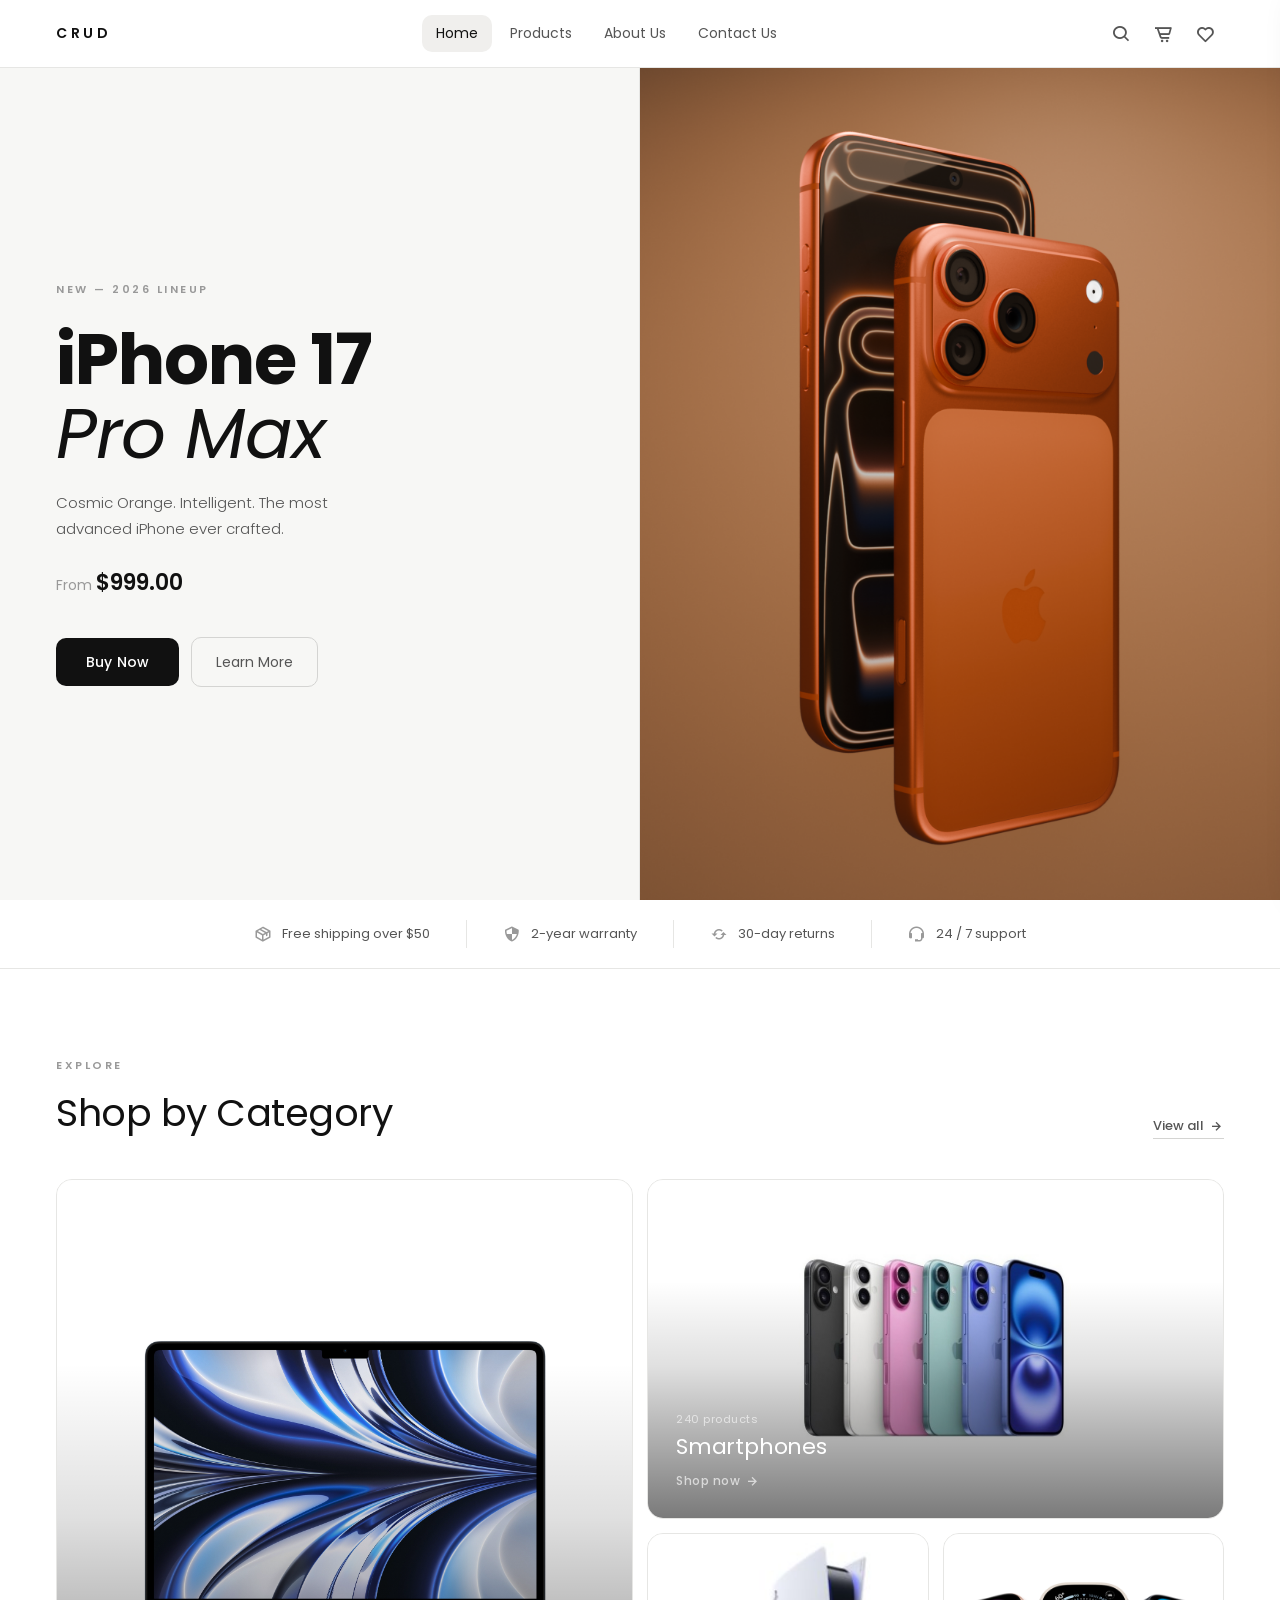
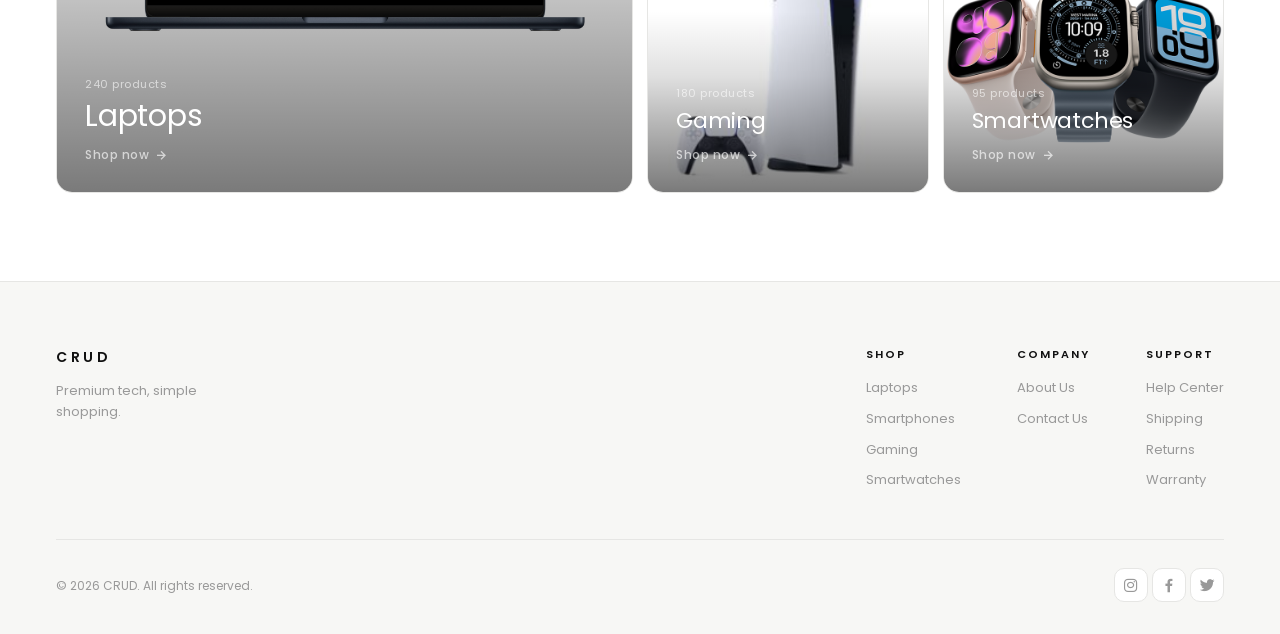
<file: www/index.html>
<!DOCTYPE html>
<html lang="en">
<head>
    <meta charset="UTF-8">
    <meta name="viewport" content="width=device-width, initial-scale=1.0">
    <title>CRUD — Tech Store</title>
    <link href="https://fonts.googleapis.com/css2?family=Poppins:ital,wght@0,300;0,400;0,500;0,600;1,400&display=swap" rel="stylesheet">
    <link href='https://unpkg.com/boxicons@2.1.4/css/boxicons.min.css' rel='stylesheet'>
    <link rel="stylesheet" href="style.css">
</head>
<body>

    <!-- ══ NAVBAR ══ -->
    <nav class="navbar" id="navbar">
        <!-- Add id="logo-trigger" to your existing logo element -->
        <p class="logo" id="logo-trigger">CRUD</p>
        <div class="nav-links">
            <a href="index.html" class="nav-link" style="color:#111111; background:#f0efed;">Home</a>
            <a href="products.html" class="nav-link">Products</a>
            <a href="about.html" class="nav-link">About Us</a>
            <a href="contact.html" class="nav-link">Contact Us</a>
        </div>
        <div class="nav-icons">
            <a href="#" aria-label="Search" id="search-trigger"><i class='bx bx-search'></i></a>
            
            <a href="#" aria-label="Cart" class="cart-wrap" id="cart-trigger">
                <i class='bx bx-cart-alt'></i>
                <span class="cart-badge" id="cart-counter">0</span>
            </a>
            
            <a href="#" aria-label="Wishlist" class="wish-wrap" id="wishlist-trigger">
                <i class='bx bx-heart'></i>
                <span class="wishlist-badge" id="wishlist-counter">0</span>
            </a>
        </div>
    </nav>

    <!-- Secret hint element (invisible until triggered) -->
    <div class="logo-hint" id="logo-hint"></div>

    <!-- ══ BANNER ══ -->
    <section class="banner">
        <div class="banner-left">
            <span class="banner-eyebrow" id="banner-eyebrow">New — 2026 Lineup</span>
            <h1 class="banner-title" id="banner-title">iPhone 17<br><em>Pro Max</em></h1>
            <p class="banner-desc" id="banner-desc">Cosmic Orange. Intelligent. The most advanced iPhone ever crafted.</p>
            <p class="banner-price" id="banner-price">From <strong>$999.00</strong></p>
            <div class="banner-btns">
                <a href="products.html" class="btn-dark">Buy Now</a>
                <a href="#" class="btn-ghost">Learn More</a>
            </div>
        </div>
        <div class="banner-right">
            <div class="banner-img-wrap">
                <img src="assets/haeder.png" alt="Featured Product" class="banner-img" id="banner-img">
            </div>
        </div>
    </section>

    <!-- ══ TRUST BAR ══ -->
    <div class="trust-bar">
        <div class="trust-item"><i class='bx bx-package'></i><span>Free shipping over $50</span></div>
        <div class="trust-divider"></div>
        <div class="trust-item"><i class='bx bx-shield-quarter'></i><span>2-year warranty</span></div>
        <div class="trust-divider"></div>
        <div class="trust-item"><i class='bx bx-refresh'></i><span>30-day returns</span></div>
        <div class="trust-divider"></div>
        <div class="trust-item"><i class='bx bx-support'></i><span>24 / 7 support</span></div>
    </div>

    <!-- ══ CATEGORIES ══ -->
    <section class="categories">
        <div class="section-header">
            <div>
                <p class="section-eyebrow">Explore</p>
                <h2 class="section-title">Shop by Category</h2>
            </div>
            <a href="#" class="view-all">View all <i class='bx bx-right-arrow-alt'></i></a>
        </div>
        <div class="cat-grid">
            <div class="cat-card cat-large">
                <a href="products.html?"><div class="cat-img-wrap"><img src="assets/macbook.jpg" alt="Laptop" class="cat-img"></div></a>
                <div class="cat-info">
                    <span class="cat-count">240 products</span>
                    <h3 class="cat-name">Laptops</h3>
                    <a href="products.html?category=laptops" class="cat-link">Shop now <i class='bx bx-right-arrow-alt'></i></a>
                </div>
            </div>
            <div class="cat-card cat-medium">
                <a href="products.html?category=smartphones"><div class="cat-img-wrap"><img src="assets/apple-iphone.jpg" alt="Smartphone" class="cat-img"></div></a>
                <div class="cat-info">
                    <span class="cat-count">240 products</span>
                    <h3 class="cat-name">Smartphones</h3>
                    <a href="products.html?category=smartphones" class="cat-link">Shop now <i class='bx bx-right-arrow-alt'></i></a>
                </div>
            </div>
            <div class="cat-card cat-small">
                <a href="products.html?category=gaming"><div class="cat-img-wrap"><img src="assets/ps5.jpg" alt="Gaming" class="cat-img"></div></a>
                <div class="cat-info">
                    <span class="cat-count">180 products</span>
                    <h3 class="cat-name">Gaming</h3>
                    <a href="products.html?category=gaming" class="cat-link">Shop now <i class='bx bx-right-arrow-alt'></i></a>
                </div>
            </div>
            <div class="cat-card cat-small">
                <a href="products.html?category=smartwatches"><div class="cat-img-wrap"><img src="assets/smartwatch.png" alt="Smartwatch" class="cat-img"></div></a>
                <div class="cat-info">
                    <span class="cat-count">95 products</span>
                    <h3 class="cat-name">Smartwatches</h3>
                    <a href="products.html?category=smartwatches" class="cat-link">Shop now <i class='bx bx-right-arrow-alt'></i></a>
                </div>
            </div>
        </div>
    </section>

    <!-- ══ FOOTER ══ -->
    <footer class="footer">
        <div class="footer-top">
            <div class="footer-brand">
                <p class="footer-logo">CRUD</p>
                <p class="footer-tagline">Premium tech, simple shopping.</p>
            </div>
            <div class="footer-nav">
                <div class="footer-col">
                    <p class="footer-col-title">Shop</p>
                    <a href="products.html">Laptops</a><a href="products.html?category=smartphones">Smartphones</a><a href="products.html?category=gaming">Gaming</a><a href="products.html?category=smartwatches">Smartwatches</a>
                </div>
                <div class="footer-col">
                    <p class="footer-col-title">Company</p>
                    <a href="about.html">About Us</a><a href="contact.html">Contact Us</a>
                </div>
                <div class="footer-col">
                    <p class="footer-col-title">Support</p>
                    <a href="#">Help Center</a><a href="shipping.html">Shipping</a><a href="returns.html">Returns</a><a href="warranty.html">Warranty</a>
                </div>
            </div>
        </div>
        <div class="footer-bottom">
            <p>© 2026 CRUD. All rights reserved.</p>
            <div class="footer-social">
                <a href="#" aria-label="Instagram"><i class='bx bxl-instagram'></i></a>
                <a href="#" aria-label="Facebook"><i class='bx bxl-facebook'></i></a>
                <a href="#" aria-label="Twitter"><i class='bx bxl-twitter'></i></a>
            </div>
        </div>
    </footer>

    <script>
        // Load Dynamic Banner From API
        async function loadHeroBanner() {
            try {
                const res = await fetch('api/banner.php');
                const data = await res.json();
                if (data && data.title) {
                    document.getElementById('banner-eyebrow').textContent = data.eyebrow;
                    document.getElementById('banner-title').innerHTML = data.title.replace(/\n/g, '<br>');
                    document.getElementById('banner-desc').textContent = data.description;
                    document.getElementById('banner-price').innerHTML = data.price.includes('<strong>') ? data.price : `From <strong>${data.price}</strong>`;
                    document.getElementById('banner-img').src = data.img_path;
                }
            } catch (err) {
                console.error('Failed loading hero banner:', err);
            }
        }
        loadHeroBanner();
    </script>
    <script src="cart.js"></script>
    <script src="wishlist.js"></script>
    <script src="nav.js"></script>
    <div class="logo-hint" id="logo-hint"></div>

    <!-- ══ MOBILE BOTTOM NAV ══ -->
    <nav class="mobile-bottom-nav">
        <a href="index.html" class="active"><i class='bx bx-home-alt'></i>Home</a>
        <a href="products.html"><i class='bx bx-package'></i>Products</a>
        <a href="about.html"><i class='bx bx-info-circle'></i>About</a>
        <a href="contact.html"><i class='bx bx-envelope'></i>Contact</a>
    </nav>
</body>
</html>
</file>
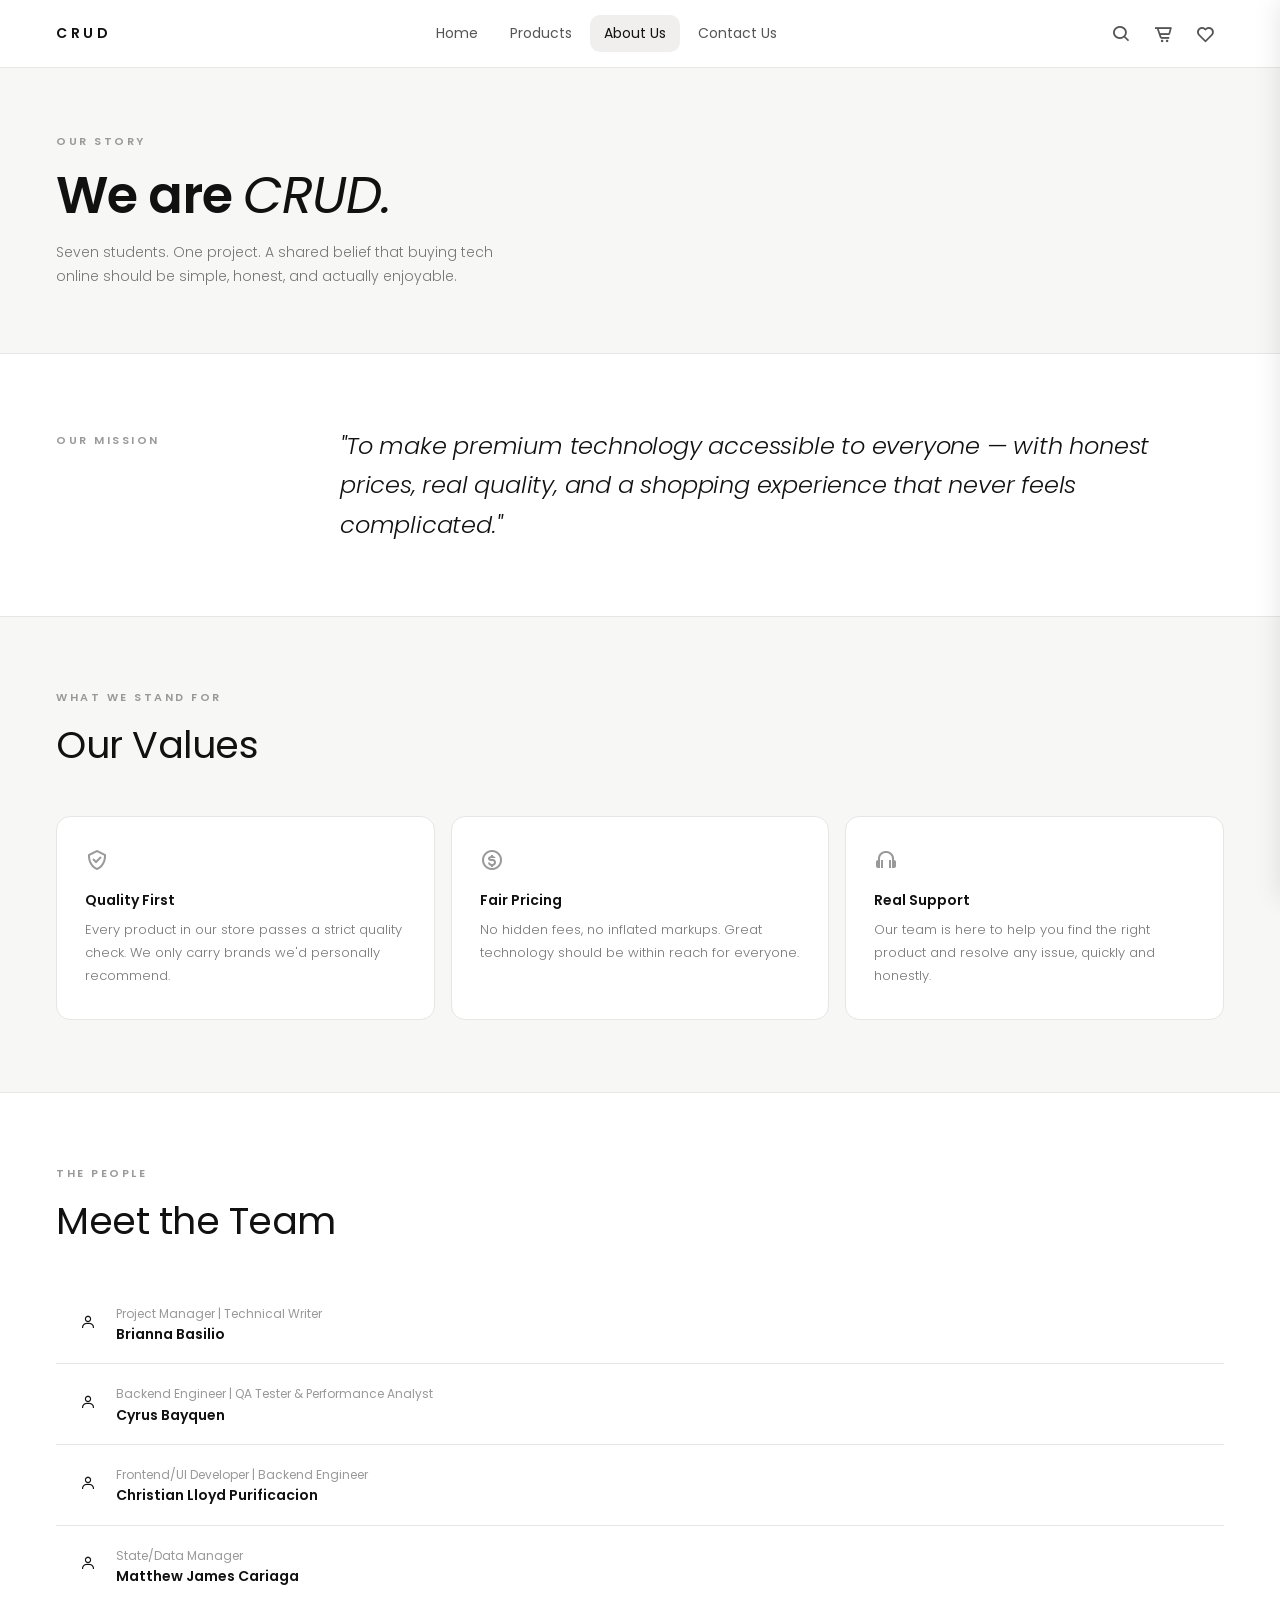
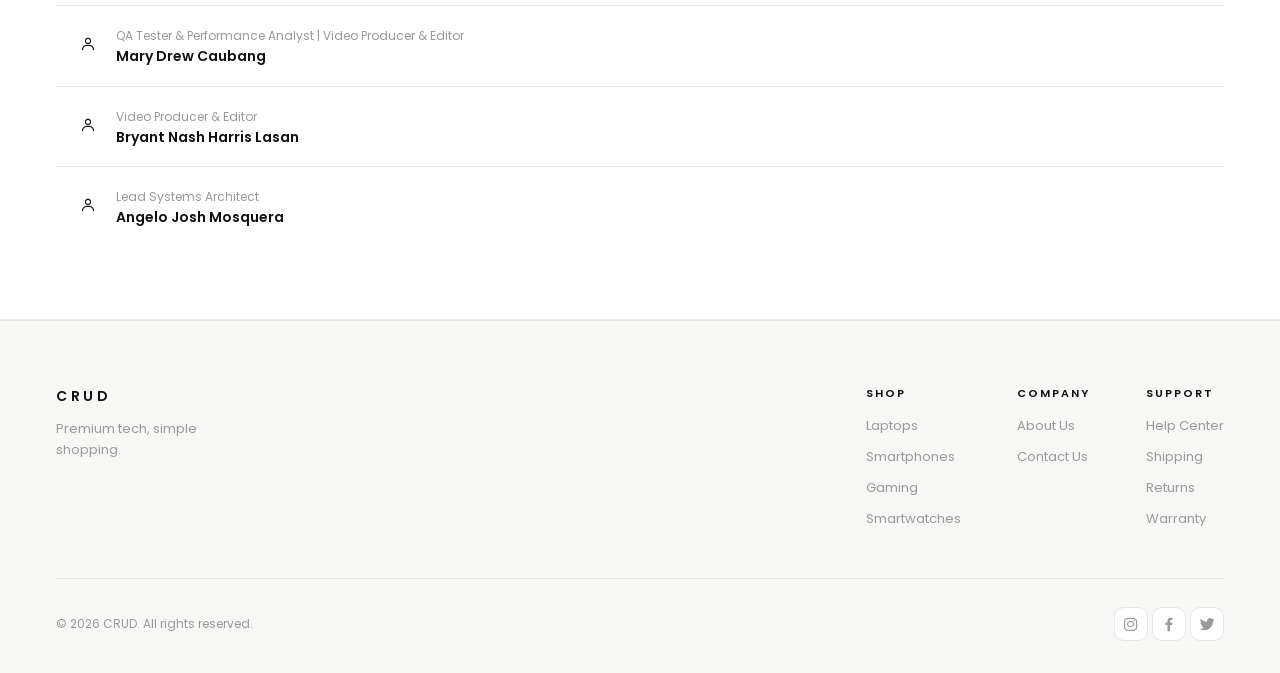
<file: www/about.html>
<!DOCTYPE html>
<html lang="en">
<head>
    <meta charset="UTF-8">
    <meta name="viewport" content="width=device-width, initial-scale=1.0">
    <title>About Us — CRUD Tech Store</title>
    <link href="https://fonts.googleapis.com/css2?family=Poppins:ital,wght@0,300;0,400;0,500;0,600;1,400&display=swap" rel="stylesheet">
    <link href='https://unpkg.com/boxicons@2.1.4/css/boxicons.min.css' rel='stylesheet'>
    <link rel="stylesheet" href="style.css">
</head>
<body>

    <style>
        .logo-hint { position:fixed; bottom:24px; left:50%; transform:translateX(-50%); background:#111111; color:#ffffff; font-size:11px; font-weight:500; padding:8px 18px; border-radius:20px; letter-spacing:0.5px; opacity:0; transition:opacity 0.3s; pointer-events:none; z-index:999; }
        .logo-hint.show { opacity:1; }
        /* ══ NAV WISHLIST ICON & BADGE ══ */
        .wish-wrap { position: relative; display: flex; align-items: center; }
        .wishlist-badge {
            position: absolute;
            background: #111111; color: #ffffff;
            font-size: 10px; font-weight: 600;
            width: 16px; height: 16px;
            border-radius: 50%;
            display: none; align-items: center; justify-content: center;
        }

        /* ══ WISHLIST DRAWER STRUCTURAL LAYOUT ══ */
        .wishlist-drawer {
            position: fixed; top: 0; right: -360px;
            width: 360px; height: 100vh;
            background: #ffffff; z-index: 1001;
            box-shadow: -5px 0 25px rgba(0,0,0,0.06);
            transition: right 0.4s cubic-bezier(0.16, 1, 0.3, 1);
            display: flex; flex-direction: column;
            padding: 24px;
        }
        .wishlist-drawer.open { right: 0; }

        .wishlist-overlay {
            position: fixed; top: 0; left: 0;
            width: 100vw; height: 100vh;
            background: rgba(0,0,0,0.25); opacity: 0; pointer-events: none;
            z-index: 1000; transition: opacity 0.4s ease;
        }
        .wishlist-overlay.open { opacity: 1; pointer-events: auto; }

        .wish-drawer-header {
            display: flex; justify-content: space-between; align-items: center;
            border-bottom: 1px solid #f0efed; padding-bottom: 16px; margin-bottom: 16px;
        }
        .wish-drawer-header h3 { font-size: 17px; font-weight: 600; color: #111; }
        .wish-drawer-close { background: none; border: none; font-size: 24px; color: #111; cursor: pointer; }

        .wish-drawer-items { flex: 1; overflow-y: auto; display: flex; flex-direction: column; gap: 16px; }

        /* ══ DRAWER ITEM CARDS ══ */
        .wish-item { display: flex; gap: 14px; align-items: center; border-bottom: 1px solid #f9f9f9; padding-bottom: 14px; }
        .wish-item-img { width: 65px; height: 65px; border-radius: 8px; background: #f7f7f5; padding: 6px; display: flex; align-items: center; justify-content: center; }
        .wish-item-img img { max-width: 100%; max-height: 100%; object-fit: contain; }
        .wish-item-info { flex: 1; }
        .wish-item-name { font-size: 13px; font-weight: 500; color: #111; margin-bottom: 2px; line-height: 1.3; }
        .wish-item-price { font-size: 13px; font-weight: 600; color: #111; }
        .wish-item-actions { display: flex; gap: 6px; }
        .wish-action-btn { background: none; border: none; font-size: 19px; color: #888; transition: color 0.2s; cursor: pointer; }
        .wish-action-btn.add-cart:hover { color: #111111; }
        .wish-action-btn.remove-wish:hover { color: #e53935; }

        .wish-empty { display: flex; flex-direction: column; align-items: center; justify-content: center; height: 80%; color: #b3b3b3; text-align: center; gap: 10px; }
        .wish-empty i { font-size: 44px; }
        .wish-empty p { font-size: 14px; font-weight: 400; color: #666; }
    </style>

    <!-- ══ NAVBAR ══ -->
    <nav class="navbar" id="navbar">
        <p class="logo" id="logo-trigger">CRUD</p>
        <div class="nav-links">
            <a href="index.html" class="nav-link">Home</a>
            <a href="products.html" class="nav-link">Products</a>
            <a href="about.html" class="nav-link" style="color:#111111; background:#f0efed;">About Us</a>
            <a href="contact.html" class="nav-link">Contact Us</a>
        </div>
        <div class="nav-icons">
            <a href="#" aria-label="Search" id="search-trigger"><i class='bx bx-search'></i></a>
            
            <a href="#" aria-label="Cart" class="cart-wrap" id="cart-trigger">
                <i class='bx bx-cart-alt'></i>
                <span class="cart-badge" id="cart-counter">0</span>
            </a>
            
            <a href="#" aria-label="Wishlist" class="wish-wrap" id="wishlist-trigger">
                <i class='bx bx-heart'></i>
                <span class="wishlist-badge" id="wishlist-counter">0</span>
            </a>
        </div>
    </nav>

    <div class="logo-hint" id="logo-hint"></div>

    <div class="page-wrap">

        <!-- ══ PAGE HEADER ══ -->
        <div class="page-header">
            <p class="eyebrow">Our Story</p>
            <h1>We are <em>CRUD.</em></h1>
            <p>Seven students. One project. A shared belief that buying tech online should be simple, honest, and actually enjoyable.</p>
        </div>

        <!-- ══ MISSION ══ -->
        <div class="mission">
            <span class="mission-label">Our Mission</span>
            <p class="mission-text">"To make premium technology accessible to everyone — with honest prices, real quality, and a shopping experience that never feels complicated."</p>
        </div>

        <!-- ══ VALUES ══ -->
        <section class="values">
            <p class="section-eyebrow">What We Stand For</p>
            <h2 class="section-title">Our Values</h2>
            <div class="values-row">
                <div class="val-card">
                    <i class='bx bx-check-shield'></i>
                    <h3>Quality First</h3>
                    <p>Every product in our store passes a strict quality check. We only carry brands we'd personally recommend.</p>
                </div>
                <div class="val-card">
                    <i class='bx bx-dollar-circle'></i>
                    <h3>Fair Pricing</h3>
                    <p>No hidden fees, no inflated markups. Great technology should be within reach for everyone.</p>
                </div>
                <div class="val-card">
                    <i class='bx bx-headphone'></i>
                    <h3>Real Support</h3>
                    <p>Our team is here to help you find the right product and resolve any issue, quickly and honestly.</p>
                </div>
            </div>
        </section>

        <!-- ══ TEAM ══ -->
        <section class="team">
            <p class="section-eyebrow">The People</p>
            <h2 class="section-title">Meet the Team</h2>
            <div class="team-row">

                <div class="member-card">
                    <div class="member-photo"><i class='bx bx-user'></i></div>
                    <div class="member-info">
                        <p class="member-role">Project Manager | Technical Writer</p>
                        <p class="member-name">Brianna Basilio</p>
                    </div>
                </div>

                <div class="member-card">
                    <div class="member-photo"><i class='bx bx-user'></i></div>
                    <div class="member-info">
                        <p class="member-role">Backend Engineer | QA Tester & Performance Analyst</p>
                        <p class="member-name">Cyrus Bayquen</p>
                    </div>
                </div>

                <div class="member-card">
                    <div class="member-photo"><i class='bx bx-user'></i></div>
                    <div class="member-info">
                        <p class="member-role">Frontend/UI Developer | Backend Engineer</p>
                        <p class="member-name">Christian Lloyd Purificacion</p>
                    </div>
                </div>

                <div class="member-card">
                    <div class="member-photo"><i class='bx bx-user'></i></div>
                    <div class="member-info">
                        <p class="member-role">State/Data Manager</p>
                        <p class="member-name">Matthew James Cariaga</p>
                    </div>
                </div>

                <div class="member-card">
                    <div class="member-photo"><i class='bx bx-user'></i></div>
                    <div class="member-info">
                        <p class="member-role">QA Tester & Performance Analyst | Video Producer & Editor</p>
                        <p class="member-name">Mary Drew Caubang</p>
                    </div>
                </div>

                <div class="member-card">
                    <div class="member-photo"><i class='bx bx-user'></i></div>
                    <div class="member-info">
                        <p class="member-role">Video Producer & Editor</p>
                        <p class="member-name">Bryant Nash Harris Lasan</p>
                    </div>
                </div>

                <div class="member-card">
                    <div class="member-photo"><i class='bx bx-user'></i></div>
                    <div class="member-info">
                        <p class="member-role">Lead Systems Architect</p>
                        <p class="member-name">Angelo Josh Mosquera</p>
                    </div>
                </div>

            </div>
        </section>

        <!-- ══ FOOTER ══ -->
        <footer class="footer">
            <div class="footer-top">
                <div class="footer-brand">
                    <p class="footer-logo">CRUD</p>
                    <p class="footer-tagline">Premium tech, simple shopping.</p>
                </div>
                <div class="footer-nav">
                    <div class="footer-col">
                        <p class="footer-col-title">Shop</p>
                        <a href="#">Laptops</a>
                        <a href="#">Smartphones</a>
                        <a href="#">Gaming</a>
                        <a href="#">Smartwatches</a>
                    </div>
                    <div class="footer-col">
                        <p class="footer-col-title">Company</p>
                        <a href="about.html">About Us</a>
                        <a href="contact.html">Contact Us</a>
                    </div>
                    <div class="footer-col">
                        <p class="footer-col-title">Support</p>
                        <a href="#">Help Center</a>
                        <a href="#">Shipping</a>
                        <a href="#">Returns</a>
                        <a href="#">Warranty</a>
                    </div>
                </div>
            </div>
            <div class="footer-bottom">
                <p>© 2026 CRUD. All rights reserved.</p>
                <div class="footer-social">
                    <a href="#" aria-label="Instagram"><i class='bx bxl-instagram'></i></a>
                    <a href="#" aria-label="Facebook"><i class='bx bxl-facebook'></i></a>
                    <a href="#" aria-label="Twitter"><i class='bx bxl-twitter'></i></a>
                </div>
            </div>
        </footer>

    </div><!-- end page-wrap -->

        <script src="cart.js"></script>
    <script src="wishlist.js"></script>
    <script src="nav.js"></script>

    <!-- ══ MOBILE BOTTOM NAV ══ -->
    <nav class="mobile-bottom-nav">
        <a href="index.html"><i class='bx bx-home-alt'></i>Home</a>
        <a href="products.html"><i class='bx bx-package'></i>Products</a>
        <a href="about.html" class="active"><i class='bx bx-info-circle'></i>About</a>
        <a href="contact.html"><i class='bx bx-envelope'></i>Contact</a>
    </nav>
</body>
</html>
</file>
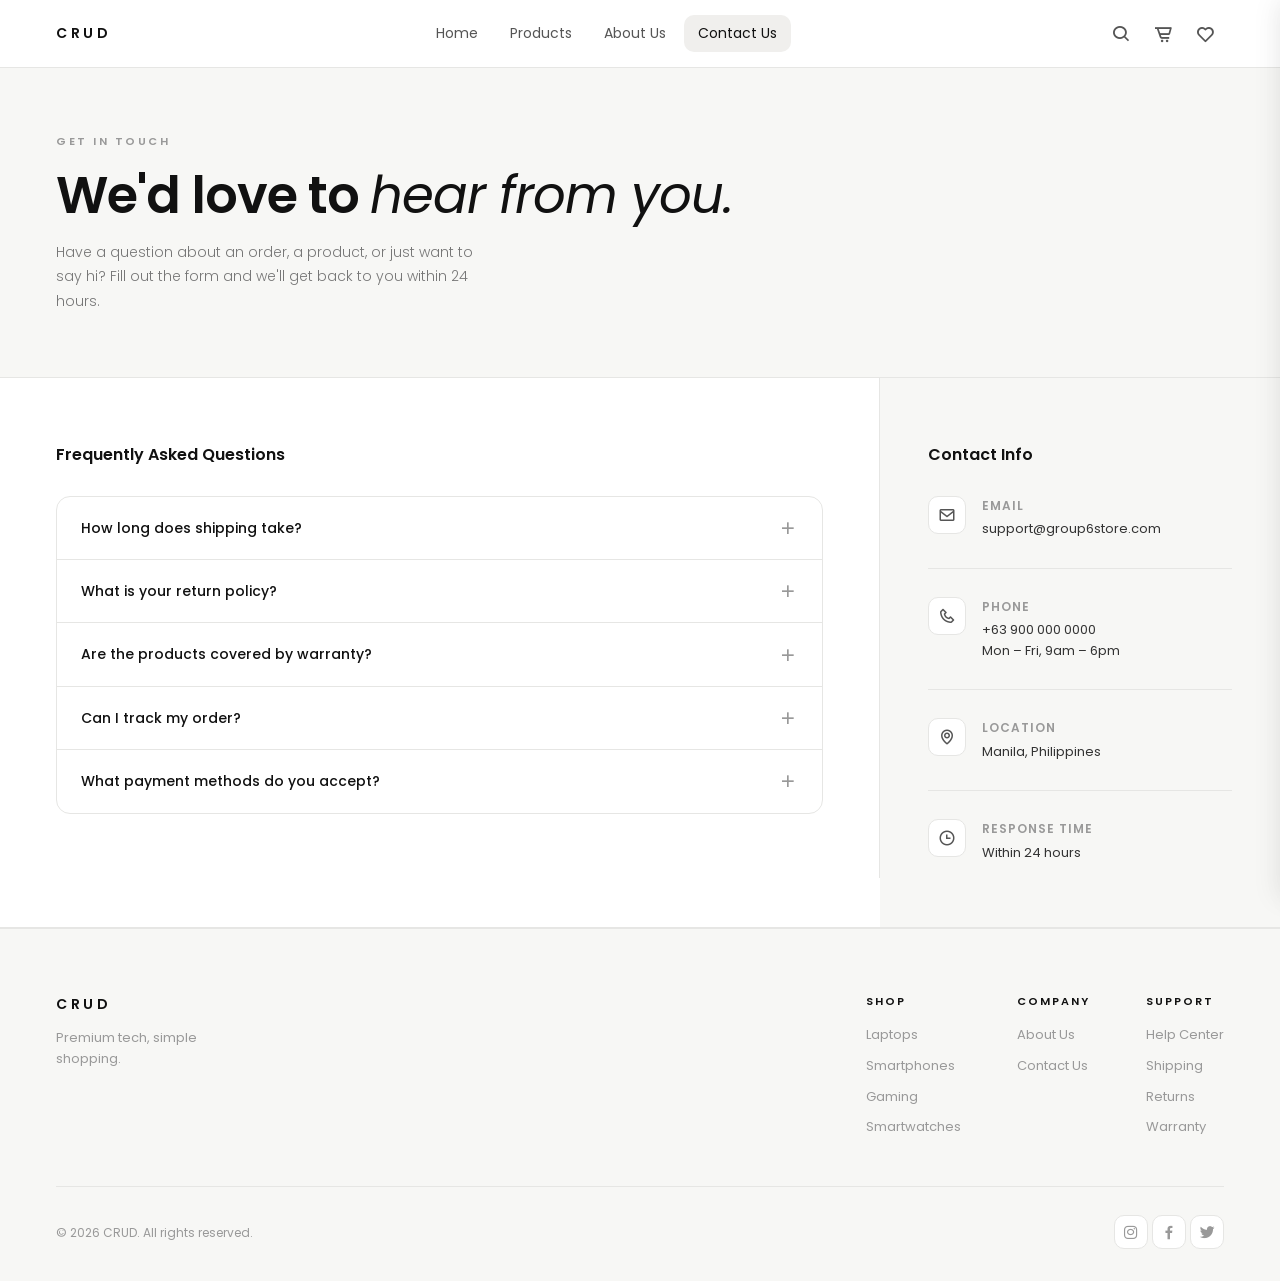
<file: www/contact.html>
<!DOCTYPE html>
<html lang="en">
<head>
    <meta charset="UTF-8">
    <meta name="viewport" content="width=device-width, initial-scale=1.0">
    <title>Contact Us — CRUD Tech Store</title>
    <link href="https://fonts.googleapis.com/css2?family=Poppins:ital,wght@0,300;0,400;0,500;0,600;1,400&display=swap" rel="stylesheet">
    <link href='https://unpkg.com/boxicons@2.1.4/css/boxicons.min.css' rel='stylesheet'>
    <link rel="stylesheet" href="style.css">
</head>
<body>

    <style>
        .logo-hint { position:fixed; bottom:24px; left:50%; transform:translateX(-50%); background:#111111; color:#ffffff; font-size:11px; font-weight:500; padding:8px 18px; border-radius:20px; letter-spacing:0.5px; opacity:0; transition:opacity 0.3s; pointer-events:none; z-index:999; }
        .logo-hint.show { opacity:1; }
        /* ══ NAV WISHLIST ICON & BADGE ══ */
        .wish-wrap { position: relative; display: flex; align-items: center; }
        .wishlist-badge {
            position: absolute;
            background: #111111; color: #ffffff;
            font-size: 10px; font-weight: 600;
            width: 16px; height: 16px;
            border-radius: 50%;
            display: none; align-items: center; justify-content: center;
        }

        /* ══ WISHLIST DRAWER STRUCTURAL LAYOUT ══ */
        .wishlist-drawer {
            position: fixed; top: 0; right: -360px;
            width: 360px; height: 100vh;
            background: #ffffff; z-index: 1001;
            box-shadow: -5px 0 25px rgba(0,0,0,0.06);
            transition: right 0.4s cubic-bezier(0.16, 1, 0.3, 1);
            display: flex; flex-direction: column;
            padding: 24px;
        }
        .wishlist-drawer.open { right: 0; }

        .wishlist-overlay {
            position: fixed; top: 0; left: 0;
            width: 100vw; height: 100vh;
            background: rgba(0,0,0,0.25); opacity: 0; pointer-events: none;
            z-index: 1000; transition: opacity 0.4s ease;
        }
        .wishlist-overlay.open { opacity: 1; pointer-events: auto; }

        .wish-drawer-header {
            display: flex; justify-content: space-between; align-items: center;
            border-bottom: 1px solid #f0efed; padding-bottom: 16px; margin-bottom: 16px;
        }
        .wish-drawer-header h3 { font-size: 17px; font-weight: 600; color: #111; }
        .wish-drawer-close { background: none; border: none; font-size: 24px; color: #111; cursor: pointer; }

        .wish-drawer-items { flex: 1; overflow-y: auto; display: flex; flex-direction: column; gap: 16px; }

        /* ══ DRAWER ITEM CARDS ══ */
        .wish-item { display: flex; gap: 14px; align-items: center; border-bottom: 1px solid #f9f9f9; padding-bottom: 14px; }
        .wish-item-img { width: 65px; height: 65px; border-radius: 8px; background: #f7f7f5; padding: 6px; display: flex; align-items: center; justify-content: center; }
        .wish-item-img img { max-width: 100%; max-height: 100%; object-fit: contain; }
        .wish-item-info { flex: 1; }
        .wish-item-name { font-size: 13px; font-weight: 500; color: #111; margin-bottom: 2px; line-height: 1.3; }
        .wish-item-price { font-size: 13px; font-weight: 600; color: #111; }
        .wish-item-actions { display: flex; gap: 6px; }
        .wish-action-btn { background: none; border: none; font-size: 19px; color: #888; transition: color 0.2s; cursor: pointer; }
        .wish-action-btn.add-cart:hover { color: #111111; }
        .wish-action-btn.remove-wish:hover { color: #e53935; }

        .wish-empty { display: flex; flex-direction: column; align-items: center; justify-content: center; height: 80%; color: #b3b3b3; text-align: center; gap: 10px; }
        .wish-empty i { font-size: 44px; }
        .wish-empty p { font-size: 14px; font-weight: 400; color: #666; }
    </style>

    <!-- ══ NAVBAR ══ -->
    <nav class="navbar" id="navbar">
        <p class="logo" id="logo-trigger">CRUD</p>
        <div class="nav-links">
            <a href="index.html" class="nav-link">Home</a>
            <a href="products.html" class="nav-link">Products</a>
            <a href="about.html" class="nav-link">About Us</a>
            <a href="contact.html" class="nav-link" style="color:#111111; background:#f0efed;">Contact Us</a>
        </div>
        <div class="nav-icons">
            <a href="#" aria-label="Search" id="search-trigger"><i class='bx bx-search'></i></a>
            
            <a href="#" aria-label="Cart" class="cart-wrap" id="cart-trigger">
                <i class='bx bx-cart-alt'></i>
                <span class="cart-badge" id="cart-counter">0</span>
            </a>
            
            <a href="#" aria-label="Wishlist" class="wish-wrap" id="wishlist-trigger">
                <i class='bx bx-heart'></i>
                <span class="wishlist-badge" id="wishlist-counter">0</span>
            </a>
        </div>
    </nav>

    <div class="logo-hint" id="logo-hint"></div>

    <div class="page-wrap">

        <!-- ══ PAGE HEADER ══ -->
        <div class="page-header">
            <p class="eyebrow">Get in Touch</p>
            <h1>We'd love to <em>hear from you.</em></h1>
            <p>Have a question about an order, a product, or just want to say hi? Fill out the form and we'll get back to you within 24 hours.</p>
        </div>

        <!-- ══ CONTACT BODY ══ -->
        <div class="contact-body">

            <!-- FAQ -->
            <div class="faq-side">
                <h2>Frequently Asked Questions</h2>

                <div class="faq-list">

                    <div class="faq-item">
                        <div class="faq-q" onclick="toggleFaq(this)">
                            <span>How long does shipping take?</span>
                            <i class='bx bx-plus'></i>
                        </div>
                        <p class="faq-a">Standard shipping takes 3–5 business days. Orders over $50 ship free. Express delivery (1–2 days) is available at checkout for an additional fee.</p>
                    </div>

                    <div class="faq-item">
                        <div class="faq-q" onclick="toggleFaq(this)">
                            <span>What is your return policy?</span>
                            <i class='bx bx-plus'></i>
                        </div>
                        <p class="faq-a">We offer a hassle-free 30-day return policy. Items must be unused and in original packaging. Simply contact us and we'll arrange a pickup.</p>
                    </div>

                    <div class="faq-item">
                        <div class="faq-q" onclick="toggleFaq(this)">
                            <span>Are the products covered by warranty?</span>
                            <i class='bx bx-plus'></i>
                        </div>
                        <p class="faq-a">Yes — all products come with a minimum 1-year manufacturer warranty. Many items include an extended 2-year warranty through our store at no extra cost.</p>
                    </div>

                    <div class="faq-item">
                        <div class="faq-q" onclick="toggleFaq(this)">
                            <span>Can I track my order?</span>
                            <i class='bx bx-plus'></i>
                        </div>
                        <p class="faq-a">Absolutely. Once your order ships, you'll receive a tracking number via email. You can also check your order status from your account page anytime.</p>
                    </div>

                    <div class="faq-item">
                        <div class="faq-q" onclick="toggleFaq(this)">
                            <span>What payment methods do you accept?</span>
                            <i class='bx bx-plus'></i>
                        </div>
                        <p class="faq-a">We accept all major credit and debit cards, GCash, Maya, and bank transfers. All transactions are secured with SSL encryption.</p>
                    </div>

                </div>
            </div>

            <!-- Info -->
            <div class="info-side">
                <h2>Contact Info</h2>

                <div class="info-item">
                    <div class="info-icon"><i class='bx bx-envelope'></i></div>
                    <div class="info-text">
                        <p>Email</p>
                        <p>support@group6store.com</p>
                    </div>
                </div>

                <div class="info-item">
                    <div class="info-icon"><i class='bx bx-phone'></i></div>
                    <div class="info-text">
                        <p>Phone</p>
                        <p>+63 900 000 0000<br>Mon – Fri, 9am – 6pm</p>
                    </div>
                </div>

                <div class="info-item">
                    <div class="info-icon"><i class='bx bx-map'></i></div>
                    <div class="info-text">
                        <p>Location</p>
                        <p>Manila, Philippines</p>
                    </div>
                </div>

                <div class="info-item">
                    <div class="info-icon"><i class='bx bx-time'></i></div>
                    <div class="info-text">
                        <p>Response Time</p>
                        <p>Within 24 hours</p>
                    </div>
                </div>
            </div>

        </div>

        <!-- ══ FOOTER ══ -->
        <footer class="footer">
            <div class="footer-top">
                <div class="footer-brand">
                    <p class="footer-logo">CRUD</p>
                    <p class="footer-tagline">Premium tech, simple shopping.</p>
                </div>
                <div class="footer-nav">
                    <div class="footer-col">
                        <p class="footer-col-title">Shop</p>
                        <a href="#">Laptops</a>
                        <a href="#">Smartphones</a>
                        <a href="#">Gaming</a>
                        <a href="#">Smartwatches</a>
                    </div>
                    <div class="footer-col">
                        <p class="footer-col-title">Company</p>
                        <a href="about.html">About Us</a>
                        <a href="contact.html">Contact Us</a>
                    </div>
                    <div class="footer-col">
                        <p class="footer-col-title">Support</p>
                        <a href="#">Help Center</a>
                        <a href="#">Shipping</a>
                        <a href="#">Returns</a>
                        <a href="#">Warranty</a>
                    </div>
                </div>
            </div>
            <div class="footer-bottom">
                <p>© 2026 CRUD. All rights reserved.</p>
                <div class="footer-social">
                    <a href="#" aria-label="Instagram"><i class='bx bxl-instagram'></i></a>
                    <a href="#" aria-label="Facebook"><i class='bx bxl-facebook'></i></a>
                    <a href="#" aria-label="Twitter"><i class='bx bxl-twitter'></i></a>
                </div>
            </div>
        </footer>

    </div><!-- end page-wrap -->

        <script src="cart.js"></script>
    <script src="wishlist.js"></script>
    <script src="nav.js"></script>

    <!-- ══ MOBILE BOTTOM NAV ══ -->
    <nav class="mobile-bottom-nav">
        <a href="index.html"><i class='bx bx-home-alt'></i>Home</a>
        <a href="products.html"><i class='bx bx-package'></i>Products</a>
        <a href="about.html"><i class='bx bx-info-circle'></i>About</a>
        <a href="contact.html" class="active"><i class='bx bx-envelope'></i>Contact</a>
    </nav>
</body>
</html>
</file>
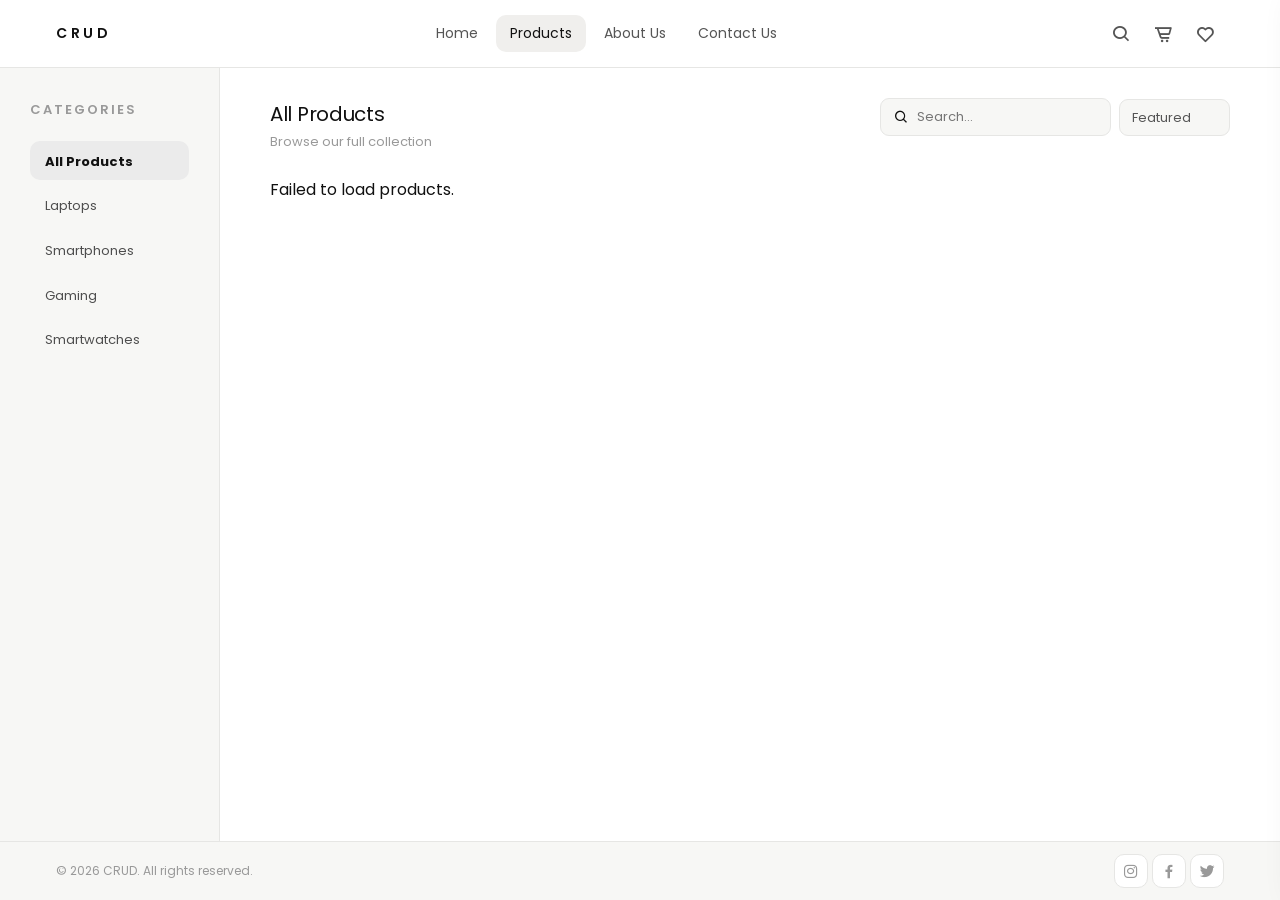
<file: www/products.html>
<!DOCTYPE html>
<html lang="en">
<head>
    <meta charset="UTF-8">
    <meta name="viewport" content="width=device-width, initial-scale=1.0">
    <title>CRUD — Tech Store</title>
    <link href="https://fonts.googleapis.com/css2?family=Poppins:ital,wght@0,300;0,400;0,500;0,600;1,400&display=swap" rel="stylesheet">
    <link href='https://unpkg.com/boxicons@2.1.4/css/boxicons.min.css' rel='stylesheet'>
    <link rel="stylesheet" href="style.css">
</head>
<body>
<div class="parent">
    <div class="div1">
        <nav class="navbar" id="navbar">
            <p class="logo" id="logo-trigger">CRUD</p>

            <div class="nav-links">
                <a href="index.html" class="nav-link">Home</a>
                <a href="products.html" class="nav-link" style="color:#111111; background:#f0efed;">Products</a>
                <a href="about.html" class="nav-link">About Us</a>
                <a href="contact.html" class="nav-link">Contact Us</a>
            </div>

            <div class="nav-icons">
                <a href="#" aria-label="Search" id="search-trigger"><i class='bx bx-search'></i></a>
                
                <a href="#" aria-label="Cart" class="cart-wrap" id="cart-trigger">
                    <i class='bx bx-cart-alt'></i>
                    <span class="cart-badge"></span>
                </a>
                <a href="#" aria-label="Wishlist" class="wish-wrap" id="wishlist-trigger">
                    <i class='bx bx-heart'></i>
                    <span class="wishlist-badge" id="wishlist-counter">0</span> 
                </a>
            </div>
        </nav>
    </div>
    <div class="logo-hint" id="logo-hint"></div>
    <div class="div2">
        <div class="sidebar">
            <h3 class="cat">Categories</h3>
            <ul>
                <li class="active"><a href="#" onclick="setCategory('All')">All Products</a></li>
                <li><a href="#" onclick="setCategory('Laptops')">Laptops</a></li>
                <li><a href="#" onclick="setCategory('Smartphones')">Smartphones</a></li>
                <li><a href="#" onclick="setCategory('Gaming')">Gaming</a></li>
                <li><a href="#" onclick="setCategory('Smartwatches')">Smartwatches</a></li>
            </ul>
        </div>
    </div>
    <div class="div3">
        <footer class="product-footer">
            <div class="footer-bottom product">
                <p>© 2026 CRUD. All rights reserved.</p>
                <div class="footer-social product">
                    <a href="#" aria-label="Instagram"><i class='bx bxl-instagram'></i></a>
                    <a href="#" aria-label="Facebook"><i class='bx bxl-facebook'></i></a>
                    <a href="#" aria-label="Twitter"><i class='bx bxl-twitter'></i></a>
                </div>
            </div>
        </footer>
    </div>
    <div class="div4">
        <main class="main-content">
            <div class="topbar">
                <div class="topbar-left">
                    <h1 id="page-heading">All Products</h1>
                    <p id="page-sub">Browse our full collection</p>
                </div>
                <div class="topbar-right">
                    <div class="search-box">
                        <i class='bx bx-search'></i>
                        <input type="text" id="search-input" placeholder="Search…">
                    </div>
                    <select class="sort-select" id="sort-select">
                        <option value="default">Featured </option>
                        <option value="price-asc">Price ↑</option>
                        <option value="price-desc">Price ↓</option>
                        <option value="rating">Top Rated</option>
                        <option value="name">A – Z</option>
                    </select>
                </div>
            </div>

            <span class="result-count" id="result-count"></span>

            <div class="product-grid" id="product-grid"></div>
        </main>
    </div>
</div>

<div class="toast" id="toast">
    <i class='bx bx-check'></i>
    <span id="toast-msg"></span>
</div>

<script src="cart.js"></script>
<script src="wishlist.js"></script>
<script>
    const navbar = document.getElementById('navbar');
    window.addEventListener('scroll', () => {
        navbar.classList.toggle('scrolled', window.scrollY > 10);
    });

    // ── 5-click admin easter egg ──
    (function () {
        const logo = document.getElementById('logo-trigger');
        const hint = document.getElementById('logo-hint');
        if (!logo) return;
        let clicks = 0, timer = null, hintTimer = null;
        const messages = { 3: '✦ Keep going…', 4: '✦ One more…' };
        function showHint(msg) {
            hint.textContent = msg; hint.classList.add('show');
            clearTimeout(hintTimer);
            hintTimer = setTimeout(() => hint.classList.remove('show'), 1200);
        }
        logo.addEventListener('click', () => {
            clicks++;
            if (messages[clicks]) showHint(messages[clicks]);
            if (clicks >= 5) {
                hint.classList.remove('show');
                clearTimeout(timer);
                window.location.href = 'index.php';
                return;
            }
            clearTimeout(timer);
            timer = setTimeout(() => { clicks = 0; hint.classList.remove('show'); }, 3000);
        });
    })();

    const items = document.querySelectorAll(".sidebar li");
    items.forEach(item => {
        item.addEventListener("click", () => {
            document.querySelector(".sidebar .active")?.classList.remove("active");
            item.classList.add("active");
        });
    });

    /* ══ DATA ══ */
    let PRODUCTS = [];

    async function loadProducts() {
        try {
            const response = await fetch("api/products.php");
            const rawProducts = await response.json();

            // 1. Get previously saved wishlist
            const storedWishlist = JSON.parse(localStorage.getItem("crud_store_wishlist")) || [];

            // 2. Create a Set of wishlist IDs for instant lookup (much faster than .some())
            // Convert everything to strings to ensure a perfect match
            const wishedIds = new Set(storedWishlist.map(x => String(x.id)));

            // 3. Map products with the correct 'wished' status
            PRODUCTS = rawProducts.map(p => ({
                ...p,
                id: Number(p.id), // Keep internal ID as number
                price: Number(p.price),
                oldPrice: p.oldPrice ? Number(p.oldPrice) : null,
                stock: Number(p.stock),
                rating: Number(p.rating),
                reviews: Number(p.reviews),
                // Check against our Set using String conversion
                wished: wishedIds.has(String(p.id)) 
            }));

            render();
        } catch (err) {
            console.error("Error loading products:", err);
            document.getElementById('product-grid').innerHTML = '<p>Failed to load products.</p>';
        }
    }


    let currentCat = 'All';
    let searchQuery = '';
    let sortMode = 'default';

    function starsHTML(r) {
        let h = '';
        for (let i = 1; i <= 5; i++)
            h += `<i class='bx bxs-star${i <= Math.round(r) ? "" : " empty"}'></i>`;
        return h;
    }

    function getFiltered() {
        let list = PRODUCTS.filter(p => {
            const matchCat = currentCat === 'All' || p.category === currentCat;
            const matchQ = p.name.toLowerCase().includes(searchQuery.toLowerCase()) ||
                           p.category.toLowerCase().includes(searchQuery.toLowerCase());
            return matchCat && matchQ;
        });

        if (sortMode === 'price-asc') list.sort((a,b) => a.price - b.price);
        if (sortMode === 'price-desc') list.sort((a,b) => b.price - a.price);
        if (sortMode === 'rating') list.sort((a,b) => b.rating - a.rating);
        if (sortMode === 'name') list.sort((a,b) => a.name.localeCompare(b.name));

        return list;
    }

    function setCategory(cat) {
        currentCat = cat;
        render();
    }

    function render() {
        // 1. BULLETPROOF SYNC: Always read the exact truth from localStorage first
        const storedWishlist = JSON.parse(localStorage.getItem("crud_store_wishlist")) || [];
        const wishedIds = new Set(storedWishlist.map(x => String(x.id)));
        
        // Update our memory array before drawing
        PRODUCTS.forEach(p => p.wished = wishedIds.has(String(p.id)));

        // 2. Filter and prepare layout
        const list = getFiltered();
        document.getElementById('result-count').textContent = list.length + (list.length === 1 ? ' product' : ' products');
        document.getElementById('page-heading').textContent = currentCat === 'All' ? 'All Products' : currentCat;
        document.getElementById('page-sub').textContent = list.length + ' items available';

        const grid = document.getElementById('product-grid');

        if (!list.length) {
            grid.innerHTML = `<div class="no-results">
                <i class='bx bx-search-alt'></i>
                <p>No products found.</p>
                <small>Try a different search or category.</small>
            </div>`;
            return;
        }

        // 3. Draw the grid
        grid.innerHTML = list.map(p => {
            const badge = p.badge ? `<span class="card-badge badge-${p.badge}">${p.badge}</span>` : '';
            const oldP  = p.oldPrice ? `<span class="card-price-old">₱${p.oldPrice.toLocaleString()}</span>` : '';
            const wish  = `<div class="card-wish${p.wished ? ' active' : ''}" data-id="${p.id}" data-action="wish">
                               <i class='bx ${p.wished ? "bxs-heart" : "bx-heart"}'></i>
                           </div>`;
            return `
            <div class="product-card">
                ${badge}
                ${wish}
                <div class="card-img">
                    <img src="${p.img}" alt="${p.name}">
                </div>
                <div class="card-body">
                    <div class="card-cat">${p.category}</div>
                    <div class="card-name">${p.name}</div>
                    <div class="card-stars">
                        ${starsHTML(p.rating)}
                        <span>(${p.reviews})</span>
                    </div>
                    <div class="card-footer">
                        <div class="card-prices">
                            <span class="card-price">₱${p.price.toLocaleString()}</span>
                            ${oldP}
                        </div>
                        <button class="card-add" data-id="${p.id}" data-action="cart">
                            <i class='bx bx-cart-add'></i>
                        </button>
                    </div>
                </div>
            </div>`;
        }).join('');
    }

    let toastTimer;
    function showToast(msg) {
        const t = document.getElementById('toast');
        document.getElementById('toast-msg').textContent = msg;
        t.classList.add('show');
        clearTimeout(toastTimer);
        toastTimer = setTimeout(() => t.classList.remove('show'), 2400);
    }

    /* ══ EVENTS ══ */
    document.getElementById('search-input').addEventListener('input', e => {
        searchQuery = e.target.value;
        render();
    });

    document.getElementById('sort-select').addEventListener('change', e => {
        sortMode = e.target.value;
        render();
    });

    // On products page, the nav search icon focuses the inline search box
    document.getElementById('search-trigger')?.addEventListener('click', e => {
        e.preventDefault();
        const inp = document.getElementById('search-input');
        if (inp) { inp.scrollIntoView({ behavior: 'smooth', block: 'center' }); setTimeout(() => inp.focus(), 280); }
    });

    document.getElementById('product-grid').addEventListener('click', e => {
        const cartBtn = e.target.closest('[data-action="cart"]');
        if (cartBtn) {
            e.stopPropagation();
            const p = PRODUCTS.find(x => x.id === +cartBtn.dataset.id);
            if (!p) return;
            
            window.addToCart(p);
            showToast(`${p.name} added to cart`);
            return;
        }

        const wishBtn = e.target.closest('[data-action="wish"]');
        if (wishBtn) {
            e.stopPropagation();
            const p = PRODUCTS.find(x => x.id === +wishBtn.dataset.id);
            if (!p) return;
            p.wished = window.wishToggle(p);
            showToast(p.wished ? 'Saved to wishlist' : 'Removed from wishlist');
            if (window.wishRender) window.wishRender();
            render();
            return;
        }
    });

    /* ── DYNAMIC GENERATOR FOR WISHLIST DRAWERS ── */

    window.toggleWishlistItem = function(id) {
        const p = PRODUCTS.find(x => x.id === id);
        if (p) { p.wished = false; window.wishRemove(id); showToast('Removed from wishlist'); render(); }
    };

    window.moveFromWishToCart = function(id) {
        const p = PRODUCTS.find(x => x.id === id);
        if (p) { window.addToCart(p); window.wishRemove(id); p.wished = false; showToast(`${p.name} moved to cart`); render(); }
    };

    /* Wishlist drawer wiring handled by wishlist.js */

    loadProducts().then(() => {
        const urlQ = new URLSearchParams(window.location.search).get('q');
        if (urlQ) {
            const inp = document.getElementById('search-input');
            if (inp) { inp.value = urlQ; searchQuery = urlQ; render(); }
        }
    });
</script>
<script src="nav.js"></script>
<div class="logo-hint" id="logo-hint"></div>

<!-- ══ MOBILE BOTTOM NAV ══ -->
<nav class="mobile-bottom-nav">
    <a href="index.html"><i class='bx bx-home-alt'></i>Home</a>
    <a href="products.html" class="active"><i class='bx bx-package'></i>Products</a>
    <a href="about.html"><i class='bx bx-info-circle'></i>About</a>
    <a href="contact.html"><i class='bx bx-envelope'></i>Contact</a>
</nav>
</body>
</html>
</file>
<file: www/style.css>
@import url('https://fonts.googleapis.com/css2?family=Poppins:ital,wght@0,300;0,400;0,500;0,600;1,400&display=swap');

/* ── RESET ── */
*, *::before, *::after {
margin: 0;
padding: 0;
box-sizing: border-box;
}

html { scroll-behavior: smooth; }

body {
font-family: 'Poppins', sans-serif;
background: #ffffff;
color: #111111;
line-height: 1.6;
-webkit-font-smoothing: antialiased;
}

a { text-decoration: none; color: inherit; }

/* ══════════════════════════════════════
NAVBAR
══════════════════════════════════════ */
.navbar {
position: fixed;
top: 0; left: 0;
width: 100%;
height: 68px;
z-index: 100;
display: flex;
align-items: center;
justify-content: space-between;
padding: 0 56px;
background: rgba(255, 255, 255, 0.92);
backdrop-filter: blur(16px);
border-bottom: 1px solid #e6e6e4;
transition: box-shadow 0.3s cubic-bezier(0.4, 0, 0.2, 1);
}

.navbar.scrolled {
box-shadow: 0 2px 24px rgba(0, 0, 0, 0.06);
}

.logo {
font-size: 14px;
font-weight: 600;
letter-spacing: 3.5px;
color: #111111;
}

.nav-links {
display: flex;
gap: 4px;
}

.nav-link {
font-size: 14px;
font-weight: 400;
color: #555555;
padding: 7px 14px;
border-radius: 10px;
transition: color 0.2s, background 0.2s;
}

.nav-link:hover {
color: #111111;
background: #f7f7f5;
}

.nav-icons {
display: flex;
align-items: center;
gap: 4px;
}

.nav-icons a {
width: 38px;
height: 38px;
display: flex;
align-items: center;
justify-content: center;
font-size: 20px;
color: #555555;
border-radius: 10px;
transition: color 0.2s, background 0.2s;
position: relative;
}

.nav-icons a:hover {
color: #111111;
background: #f7f7f5;
}

/* ══ NAV ICON WRAPPERS ══ */
.cart-wrap, .wish-wrap { 
position: relative; 
display: flex; 
align-items: center; 
}

/* ══ GLOBAL BADGE STYLING (Matches Products Page) ══ */
.cart-badge, .wishlist-badge {
position: absolute; 
top: -6px;        /* Match this to exactly where you want it vertically */
right: -8px;      /* Snaps right against the upper edge of the icon */
background: #111111; 
color: #ffffff;
font-size: 10px; 
font-weight: 600;
width: 16px; 
height: 16px;
border-radius: 50%;
display: none;    /* The JavaScript script handles showing this as 'flex' if count > 0 */
align-items: center; 
justify-content: center;
}


.wish-drawer-close { cursor: pointer; border: none; background: none; font-size: 24px; }

/* ══════════════════════════════════════
BANNER
══════════════════════════════════════ */
.banner {
display: grid;
grid-template-columns: 1fr 1fr;
min-height: 100vh;
padding-top: 68px;
background: #f7f7f5;
}

.banner-left {
display: flex;
flex-direction: column;
justify-content: center;
padding: 80px 56px;
border-right: 1px solid #e6e6e4;
}

.banner-eyebrow {
display: inline-block;
font-size: 11px;
font-weight: 600;
letter-spacing: 2.5px;
text-transform: uppercase;
color: #999999;
margin-bottom: 24px;
}

.banner-title {
font-family: 'Poppins', sans-serif;
font-size: clamp(48px, 5.5vw, 80px);
font-weight:bolder;
line-height: 1.05;
letter-spacing: -1px;
color: #111111;
margin-bottom: 20px;
}

.banner-title em {
font-style: italic;
font-weight: 400;
}

.banner-desc {
font-size: 15px;
font-weight: 300;
color: #555555;
max-width: 340px;
line-height: 1.7;
margin-bottom: 24px;
}

.banner-price {
font-size: 14px;
color: #999999;
margin-bottom: 36px;
}

.banner-price strong {
font-size: 22px;
font-weight: 600;
color: #111111;
}

.banner-btns {
display: flex;
gap: 12px;
align-items: center;
}

.btn-dark {
display: inline-block;
background: #111111;
color: #ffffff;
font-size: 14px;
font-weight: 500;
padding: 13px 30px;
border-radius: 10px;
letter-spacing: 0.2px;
transition: background 0.2s, transform 0.15s;
}

.btn-dark:hover {
background: #333333;
transform: translateY(-1px);
}

.btn-ghost {
display: inline-block;
color: #555555;
font-size: 14px;
font-weight: 400;
padding: 13px 24px;
border-radius: 10px;
border: 1px solid #d4d4d2;
transition: color 0.2s, border-color 0.2s, background 0.2s;
}

.btn-ghost:hover {
color: #111111;
border-color: #111111;
background: #f0efed;
}

.banner-right {
position: relative;
overflow: hidden;
}

/* ══════════════════════════════════════
PLACEHOLDER
══════════════════════════════════════ */
.banner-img-wrap {
position: absolute;
inset: 0;
background-color: #ebebea;
}

.banner-img-wrap::after {
content: 'Banner Image';
position: absolute;
top: 50%;
left: 50%;
transform: translate(-50%, -50%);
font-size: 12px;
font-weight: 500;
letter-spacing: 2px;
color: #bbbbba;
white-space: nowrap;
pointer-events: none;
}

.banner-img {
width: 100%;
height: 100%;
object-fit: cover;
display: block;
position: relative;
z-index: 1;
transition: transform 0.6s cubic-bezier(0.4, 0, 0.2, 1);
}

.banner-right:hover .banner-img { transform: scale(1.02); }

/* ══════════════════════════════════════
TRUST BAR
══════════════════════════════════════ */
.trust-bar {
display: flex;
align-items: center;
justify-content: center;
background: #ffffff;
border-bottom: 1px solid #e6e6e4;
padding: 20px 56px;
}

.trust-item {
display: flex;
align-items: center;
gap: 10px;
padding: 0 36px;
font-size: 13px;
font-weight: 400;
color: #555555;
}

.trust-item i {
font-size: 18px;
color: #999999;
}

.trust-divider {
width: 1px;
height: 28px;
background: #e6e6e4;
flex-shrink: 0;
}

/* ══════════════════════════════════════
CATEGORIES
══════════════════════════════════════ */
.categories {
padding: 88px 56px;
background: #ffffff;
}

.section-header {
display: flex;
align-items: flex-end;
justify-content: space-between;
margin-bottom: 36px;
}

.section-eyebrow {
font-size: 11px;
font-weight: 600;
letter-spacing: 2.5px;
text-transform: uppercase;
color: #999999;
margin-bottom: 8px;
}

.section-title {
font-family: 'Poppins', sans-serif;
font-size: clamp(26px, 3vw, 38px);
font-weight: 400;
letter-spacing: -0.5px;
color: #111111;
}

.view-all {
display: inline-flex;
align-items: center;
gap: 4px;
font-size: 13px;
font-weight: 500;
color: #555555;
border-bottom: 1px solid #d4d4d2;
padding-bottom: 2px;
transition: color 0.2s, border-color 0.2s;
margin-bottom: 4px;
}

.view-all i { font-size: 16px; transition: transform 0.2s; }
.view-all:hover { color: #111111; border-color: #111111; }
.view-all:hover i { transform: translateX(3px); }

/* ══════════════════════════════════════
CATEGORY GRID LAYOUT
══════════════════════════════════════ */
.cat-grid {
display: grid;
grid-template-columns: repeat(8, 1fr);
grid-template-rows: 340px 260px;
gap: 14px;
}

.cat-large  { grid-column: span 4; grid-row: span 2; }
.cat-medium { grid-column: span 4; grid-row: span 1; }
.cat-small  { grid-column: span 2; grid-row: span 1; }

/* ══════════════════════════════════════
CARD BASE
══════════════════════════════════════ */
.cat-card {
position: relative;
border-radius: 16px;
overflow: hidden;
background: #f7f7f5;
border: 1px solid #e6e6e4;
cursor: pointer;
transition: transform 0.28s cubic-bezier(0.4, 0, 0.2, 1), box-shadow 0.28s cubic-bezier(0.4, 0, 0.2, 1);
}

.cat-card:hover {
transform: translateY(-4px);
box-shadow: 0 16px 40px rgba(0, 0, 0, 0.09);
}

/* ══════════════════════════════════════
IMG PLACEHOLDER
══════════════════════════════════════ */
.cat-img-wrap {
position: absolute;
inset: 0;
background-color: #ebebea;
}

.cat-img-wrap::after {
content: 'Image';
position: absolute;
top: 50%;
left: 50%;
transform: translate(-50%, -50%);
font-size: 11px;
font-weight: 500;
letter-spacing: 2px;
text-transform: uppercase;
color: #bbbbba;
pointer-events: none;
}

.cat-img {
width: 100%;
height: 100%;
object-fit: cover;
display: block;
position: relative;
z-index: 1;
transition: transform 0.5s cubic-bezier(0.4, 0, 0.2, 1);
}

.cat-card:hover .cat-img { transform: scale(1.04); }

.cat-card::after {
content: '';
position: absolute;
inset: 0;
background: linear-gradient(
to top,
rgba(0, 0, 0, 0.52) 0%,
rgba(0, 0, 0, 0.12) 45%,
transparent 70%
);
z-index: 2;
pointer-events: none;
}

/* ══════════════════════════════════════
CARD TEXT
══════════════════════════════════════ */
.cat-info {
position: absolute;
bottom: 0;
left: 0; right: 0;
z-index: 3;
padding: 28px;
color: #ffffff;
display: flex;
flex-direction: column;
gap: 5px;
}

.cat-count {
font-size: 11px;
font-weight: 400;
letter-spacing: 0.5px;
opacity: 0.6;
}

.cat-name {
font-family: 'Poppins', sans-serif;
font-size: 22px;
font-weight: 400;
letter-spacing: -0.2px;
line-height: 1.2;
}

.cat-large .cat-name { font-size: 30px; }

.cat-link {
display: inline-flex;
align-items: center;
gap: 4px;
font-size: 12px;
font-weight: 500;
letter-spacing: 0.5px;
color: rgba(255, 255, 255, 0.65);
margin-top: 6px;
transition: color 0.2s, gap 0.2s;
}

.cat-link i { font-size: 16px; }
.cat-card:hover .cat-link { color: #ffffff; gap: 8px; }

/* ══════════════════════════════════════
FOOTER
══════════════════════════════════════ */
.footer {
background: #f7f7f5;
border-top: 1px solid #e6e6e4;
padding: 64px 56px 32px;
}

.footer-top {
display: flex;
justify-content: space-between;
gap: 48px;
padding-bottom: 48px;
border-bottom: 1px solid #e6e6e4;
margin-bottom: 28px;
}

.footer-brand {
max-width: 200px;
}

.footer-logo {
font-size: 14px;
font-weight: 600;
letter-spacing: 3.5px;
margin-bottom: 12px;
}

.footer-tagline {
font-size: 13px;
color: #999999;
line-height: 1.6;
}

.footer-nav {
display: flex;
gap: 56px;
}

.footer-col {
display: flex;
flex-direction: column;
gap: 10px;
}

.footer-col-title {
font-size: 11px;
font-weight: 600;
letter-spacing: 2px;
text-transform: uppercase;
color: #111111;
margin-bottom: 4px;
}

.footer-col a {
font-size: 13px;
color: #999999;
transition: color 0.2s;
}

.footer-col a:hover { color: #111111; }

.footer-bottom {
display: flex;
align-items: center;
justify-content: space-between;
}

.footer-bottom > p {
font-size: 12px;
color: #999999;
}

.footer-social {
display: flex;
gap: 4px;
}

.footer-social a {
width: 34px;
height: 34px;
display: flex;
align-items: center;
justify-content: center;
font-size: 18px;
color: #999999;
border-radius: 10px;
border: 1px solid #e6e6e4;
background: #ffffff;
transition: color 0.2s, border-color 0.2s;
}

.footer-social a:hover {
color: #111111;
border-color: #d4d4d2;
}

/* ══════════════════════════════════════
PRODUCT PAGE
══════════════════════════════════════ */

.sidebar {
width: 220px;
height: calc(100vh - 68px - 59px);
background: #f7f7f5;
border-right: 1px solid #e6e6e4;
padding: 32px 30px;
}

li {
list-style: none;
margin-bottom: 5px;
padding: 7px 15px;
border-radius: 10px;
}

.sidebar li.active{
background-color: #ebebeb;
font-weight: 500;
color: #111111;
}

.sidebar li.active a{
font-weight: 700;
color: #111111;
}

li:hover {
background-color: #ebebeb;
transition: background-color 0.3s ease;
font-weight: 500;
transition: font-weight 0.3s ease;
}

li a { font-size: 13px; color: #4e4e4e;}

.cat {
font-size: 13px;
font-weight: 600;
letter-spacing: 2px;
text-transform: uppercase;
color: #999999;
margin-bottom: 20px;
}

.parent {
display: grid;
grid-template-columns: 220px auto;
grid-template-rows: 68px auto 59px;
}

.div1 {
grid-column: span 2 / span 2;
position: fixed;
z-index: 100;
}

.div2 {
grid-column: 1;
grid-row: 2;
grid-row-start: 2;
position: fixed;
margin-top: 68px;
z-index: 50;
}

.div3 {
grid-column: span 2 / span 2;
grid-column-start: 1;
grid-row-start: 3;
position: fixed;
bottom: 0;
width: 100%;
z-index: 100;
}

/* ══ MOBILE BOTTOM NAV — hidden on desktop and tablet ══ */
.mobile-bottom-nav {
    display: none !important;
}

.div4 {
grid-column: 2;
grid-row: 2;
grid-column-start: 2;
grid-row-start: 2;
padding: 30px 50px;
}

/* ══════════════════════════════════════
PRODUCT BODY
══════════════════════════════════════ */
.topbar {
display: flex;
align-items: flex-start;
justify-content: space-between;
margin-bottom: 24px;
gap: 16px;
flex-wrap: wrap;
}

.topbar-right {
display: flex;
align-items: center;
gap: 8px;
flex-wrap: wrap;
}

.topbar-left h1 {
font-size: 20px;
font-weight: 400;
letter-spacing: -0.3px;
color: #111111;
}

.topbar-left p {
font-size: 13px;
color: #999999;
margin-top: 2px;
}

.search-box {
display: flex;
align-items: center;
gap: 7px;
background: #f7f7f5;
border: 1px solid #e6e6e4;
border-radius: 9px;
padding: 8px 13px;
transition: border-color 0.18s;
}

.search-box input {
border: none;
background: transparent;
outline: none;
font-family: 'Poppins', sans-serif;
font-size: 13px;
color: #111111;
width: 180px;
}

.sort-select {
font-family: 'Poppins', sans-serif;
font-size: 13px;
color: #555555;
background: #f7f7f5;
border: 1px solid #e6e6e4;
border-radius: 9px;
padding: 8px 30px 8px 12px;
outline: none;
cursor: pointer;
appearance: none;
background-repeat: no-repeat;
background-position: right 10px center;
transition: border-color 0.18s;
}

.bx-chevron-down {
font-size: 16px;
color: #000000;
}

/* ══════════════════════════════════════
PRODUCT FOOTER
══════════════════════════════════════ */
.product-footer {
background: #f7f7f5;
border-top: 1px solid #e6e6e4;
padding: 12px 56px 12px;
}

.footer-bottom.product {
display: flex;
align-items: center;
justify-content: space-between;
}

.footer-bottom.product > p {
font-size: 12px;
color: #999999;
}

.footer-social.product {
display: flex;
gap: 4px;
}

.footer-social.product a {
width: 34px;
height: 34px;
display: flex;
align-items: center;
justify-content: center;
font-size: 18px;
color: #999999;
border-radius: 10px;
border: 1px solid #e6e6e4;
background: #ffffff;
transition: color 0.2s, border-color 0.2s;
}

.footer-social.product a:hover {
color: #111111;
border-color: #d4d4d2;
}

/* ══════════════════════════════════════
RESULT COUNT
══════════════════════════════════════ */
.result-count {
font-size: 12.5px;
color: #bbbbba;
margin-bottom: 16px;
display: block;
}

/* Product grid */
.product-grid {
display: grid;
grid-template-columns: repeat(auto-fill, minmax(200px, 1fr));
gap: 16px;
}

/* Product card */
.product-card {
border: 1px solid #e6e6e4;
border-radius: 14px;
overflow: hidden;
background: #ffffff;
cursor: pointer;
position: relative;
display: flex;
flex-direction: column;
transition: border-color 0.22s, box-shadow 0.22s, transform 0.22s;
}
.product-card:hover {
border-color: #d4d4d2;
box-shadow: 0 8px 28px rgba(0,0,0,0.07);
transform: translateY(-3px);
}

/* Badge */
.card-badge {
position: absolute; top: 11px; left: 11px; z-index: 2;
font-size: 9.5px; font-weight: 600; letter-spacing: 0.6px;
text-transform: uppercase; padding: 3px 8px; border-radius: 20px;
pointer-events: none;
}
.badge-new  { background: #111111; color: #ffffff; }
.badge-sale { background: #e8483a; color: #ffffff; }
.badge-hot  { background: #f5a623; color: #ffffff; }

/* (badge styles consolidated in navbar section above) */

.card-wish {
position: absolute; top: 9px; right: 9px; z-index: 3;
width: 30px; height: 30px; border-radius: 50%;
background: rgba(255,255,255,0.9); border: 1px solid #e6e6e4;
display: flex; align-items: center; justify-content: center;
font-size: 16px; color: #cccccc; cursor: pointer;
transition: color 0.18s, border-color 0.18s;
}
.card-wish:hover, .card-wish.active { color: #e8483a; border-color: #e8483a; }

/* Image area */
.card-img {
width: 100%; aspect-ratio: 1 / 1;
background: #f7f7f5;
display: flex; align-items: center; justify-content: center;
font-size: 60px; flex-shrink: 0; user-select: none;
transition: background 0.22s;
object-fit: contain;
overflow: hidden;
}

.card-img img {
width: 100%;
height: 100%;
object-fit: cover;
transition: transform 0.5s cubic-bezier(0.4, 0, 0.2, 1);
}

.product-card:hover .card-img { background: #f0f0ee; }

/* Card body */
.card-body {
padding: 14px 15px 15px;
display: flex; flex-direction: column; gap: 4px; flex: 1;
}
.card-cat {
font-size: 10px; font-weight: 500;
letter-spacing: 1.5px; text-transform: uppercase; color: #bbbbba;
}
.card-name {
font-size: 13.5px; font-weight: 500; color: #111111;
line-height: 1.4;
display: -webkit-box;
-webkit-box-orient: vertical;
overflow: hidden;
}
.card-stars { display: flex; align-items: center; gap: 3px; margin-top: 1px; }
.card-stars i { font-size: 11px; color: #f5a623; }
.card-stars i.empty { color: #e0e0de; }
.card-stars span { font-size: 11px; color: #bbbbba; margin-left: 2px; }

.card-footer {
display: flex; align-items: center; justify-content: space-between;
margin-top: auto; padding-top: 11px;
border-top: 1px solid #f2f2f0;
}
.card-prices { display: flex; align-items: baseline; gap: 6px; }
.card-price { font-size: 16px; font-weight: 600; color: #111111; }
.card-price-old { font-size: 12px; color: #cccccc; text-decoration: line-through; }

.card-add {
width: 32px; height: 32px;
background: #111111; color: #ffffff;
border: none; border-radius: 9px;
display: flex; align-items: center; justify-content: center;
font-size: 17px; cursor: pointer; flex-shrink: 0;
transition: background 0.18s, transform 0.14s;
}
.card-add:hover { background: #333333; }
.card-add:active { transform: scale(0.93); }

/* No results */
.no-results {
grid-column: 1 / -1;
text-align: center; padding: 80px 20px; color: #bbbbba;
}
.no-results i { font-size: 36px; display: block; margin-bottom: 10px; }
.no-results p { font-size: 14px; color: #999999; }
.no-results small { font-size: 12px; }

/* Toast */
.toast {
position: fixed; bottom: 24px; left: 50%;
transform: translateX(-50%) translateY(16px);
background: #111111; color: #ffffff;
font-size: 13px; padding: 9px 18px; border-radius: 9px;
white-space: nowrap; opacity: 0; pointer-events: none;
transition: opacity 0.2s, transform 0.2s; z-index: 999;
display: flex; align-items: center; gap: 7px;
}
.toast.show { opacity: 1; transform: translateX(-50%) translateY(0); }

/* ══════════════════════════════════════
ABOUT PAGE
══════════════════════════════════════ */
.page-wrap {
padding-top: 68px;
}

/* ── Page Header ── */
.page-header {
background: #f7f7f5;
border-bottom: 1px solid #e6e6e4;
padding: 64px 56px;
}

.page-header .eyebrow {
font-size: 11px;
font-weight: 600;
letter-spacing: 2.5px;
text-transform: uppercase;
color: #999999;
margin-bottom: 16px;
}

.page-header h1 {
font-size: clamp(32px, 4vw, 52px);
font-weight: 600;
letter-spacing: -1px;
color: #111111;
line-height: 1.1;
margin-bottom: 16px;
}

.page-header h1 em {
font-style: italic;
font-weight: 400;
}

.page-header p {
font-size: 14px;
font-weight: 300;
color: #777777;
max-width: 480px;
line-height: 1.75;
}

/* ── Mission ── */
.mission {
padding: 72px 56px;
background: #ffffff;
border-bottom: 1px solid #e6e6e4;
display: grid;
grid-template-columns: 220px 1fr;
gap: 64px;
align-items: start;
}

.mission-label {
font-size: 11px;
font-weight: 600;
letter-spacing: 2.5px;
text-transform: uppercase;
color: #999999;
padding-top: 6px;
}

.mission-text {
font-size: clamp(18px, 2vw, 24px);
font-weight: 300;
font-style: italic;
color: #111111;
line-height: 1.65;
letter-spacing: -0.2px;
}

/* ── Values ── */
.values {
padding: 72px 56px;
background: #f7f7f5;
border-bottom: 1px solid #e6e6e4;
}

.values .section-eyebrow { margin-bottom: 8px; }
.values .section-title   { margin-bottom: 40px; }

.values-row {
display: grid;
grid-template-columns: repeat(3, 1fr);
gap: 16px;
}

.val-card {
background: #ffffff;
border: 1px solid #e6e6e4;
border-radius: 14px;
padding: 32px 28px;
transition: box-shadow 0.22s, transform 0.22s;
}

.val-card:hover {
box-shadow: 0 8px 28px rgba(0,0,0,0.06);
transform: translateY(-3px);
}

.val-card i {
font-size: 24px;
color: #999999;
margin-bottom: 16px;
display: block;
}

.val-card h3 {
font-size: 14px;
font-weight: 600;
color: #111111;
margin-bottom: 8px;
}

.val-card p {
font-size: 13px;
font-weight: 300;
color: #777777;
line-height: 1.75;
}

/* ── Team ── */
.team {
padding: 72px 56px;
background: #ffffff;
border-bottom: 1px solid #e6e6e4;
}

.team .section-eyebrow { margin-bottom: 8px; }
.team .section-title   { margin-bottom: 32px; }

.team-list {
display: flex;
flex-direction: column;
border: 1px solid #e6e6e4;
border-radius: 14px;
overflow: hidden;
}

.member-card {
display: flex;
align-items: center;
gap: 20px;
padding: 18px 24px;
border-bottom: 1px solid #e6e6e4;
background: #ffffff;
transition: background 0.2s;
}

.member-card:last-child { border-bottom: none; }
.member-card:hover { background: #f7f7f5; }

.member-avatar {
width: 48px;
height: 48px;
border-radius: 50%;
display: flex;
align-items: center;
justify-content: center;
font-size: 20px;
color: #aaaaaa;
flex-shrink: 0;
border: 1px solid #e6e6e4;
}

.member-card:nth-child(1) .member-avatar { background: #eeeae6; }
.member-card:nth-child(2) .member-avatar { background: #e6eaee; }
.member-card:nth-child(3) .member-avatar { background: #e6eeea; }
.member-card:nth-child(4) .member-avatar { background: #eee6ea; }
.member-card:nth-child(5) .member-avatar { background: #eaeeea; }
.member-card:nth-child(6) .member-avatar { background: #eeeae6; }
.member-card:nth-child(7) .member-avatar { background: #e6e6ee; }

.member-name {
font-size: 14px;
font-weight: 600;
color: #111111;
}

.member-role {
font-size: 12px;
font-weight: 400;
color: #999999;
margin-top: 2px;
}

/* ══════════════════════════════════════
CONTACT PAGE
══════════════════════════════════════ */
/* ── Page offset for fixed navbar ── */
.page-wrap {
padding-top: 68px;
}

/* ── Page Header ── */
.page-header {
background: #f7f7f5;
border-bottom: 1px solid #e6e6e4;
padding: 64px 56px;
}

.page-header .eyebrow {
font-size: 11px;
font-weight: 600;
letter-spacing: 2.5px;
text-transform: uppercase;
color: #999999;
margin-bottom: 16px;
}

.page-header h1 {
font-size: clamp(32px, 4vw, 52px);
font-weight: 600;
letter-spacing: -1px;
color: #111111;
line-height: 1.1;
margin-bottom: 16px;
}

.page-header h1 em {
font-style: italic;
font-weight: 400;
}

.page-header p {
font-size: 14px;
font-weight: 300;
color: #777777;
max-width: 440px;
line-height: 1.75;
}

/* ── Contact Body ── */
.contact-body {
display: grid;
grid-template-columns: 1fr 400px;
align-items: start;
border-bottom: 1px solid #e6e6e4;
}

/* ── FAQ Side ── */
.faq-side {
padding: 64px 56px;
border-right: 1px solid #e6e6e4;
}

.faq-side h2 {
font-size: 16px;
font-weight: 600;
color: #111111;
margin-bottom: 28px;
}

.faq-list {
display: flex;
flex-direction: column;
border: 1px solid #e6e6e4;
border-radius: 14px;
overflow: hidden;
}

.faq-item {
border-bottom: 1px solid #e6e6e4;
}

.faq-item:last-child { border-bottom: none; }

.faq-q {
display: flex;
justify-content: space-between;
align-items: center;
padding: 20px 24px;
cursor: pointer;
transition: background 0.2s;
gap: 16px;
}

.faq-q:hover { background: #f7f7f5; }

.faq-q span {
font-size: 14px;
font-weight: 500;
color: #111111;
}

.faq-q i {
font-size: 20px;
color: #999999;
flex-shrink: 0;
transition: transform 0.25s;
}

.faq-item.open .faq-q i { transform: rotate(45deg); }

.faq-a {
font-size: 13px;
font-weight: 300;
color: #777777;
line-height: 1.75;
max-height: 0;
overflow: hidden;
transition: max-height 0.3s ease, padding 0.3s ease;
padding: 0 24px;
}

.faq-item.open .faq-a {
max-height: 200px;
padding: 0 24px 20px;
}

/* ── Info Side ── */
.info-side {
padding: 64px 48px;
background: #f7f7f5;
}

.info-side h2 {
font-size: 16px;
font-weight: 600;
color: #111111;
margin-bottom: 28px;
}

.info-item {
display: flex;
gap: 16px;
align-items: flex-start;
margin-bottom: 28px;
padding-bottom: 28px;
border-bottom: 1px solid #e6e6e4;
}

.info-item:last-of-type {
border-bottom: none;
margin-bottom: 0;
padding-bottom: 0;
}

.info-icon {
width: 38px;
height: 38px;
background: #ffffff;
border: 1px solid #e6e6e4;
border-radius: 10px;
display: flex;
align-items: center;
justify-content: center;
font-size: 18px;
color: #555555;
flex-shrink: 0;
}

.info-text p:first-child {
font-size: 12px;
font-weight: 600;
letter-spacing: 1px;
text-transform: uppercase;
color: #999999;
margin-bottom: 4px;
}

.info-text p:last-child {
font-size: 13px;
color: #333333;
font-weight: 400;
line-height: 1.6;
}

/* ══════════════════════════════════════
RESPONSIVE
══════════════════════════════════════ */
@media (max-width: 1024px) {
.navbar { padding: 0 32px; }
.trust-bar { padding: 20px 32px; }
.categories { padding: 88px 32px; }
.footer { padding: 64px 32px 32px; }
.banner { grid-template-columns: 1fr; min-height: auto; }
.banner-left { border-right: none; border-bottom: 1px solid #e6e6e4; padding: 50px 32px 56px; }
.banner-right { height: 56vw; min-height: 280px; position: relative; }
.cat-grid {
grid-template-columns: 1fr 1fr;
grid-template-rows: 260px 240px 220px;}
.cat-large  { grid-column: span 2; grid-row: span 1; }
.cat-medium { grid-column: span 2; grid-row: span 1; }
.cat-small  { grid-column: span 1; grid-row: span 1; }
.footer-nav { gap: 32px; }
.page-header { padding: 56px 32px; }
.contact-body { grid-template-columns: 1fr; }
.form-side    { padding: 56px 32px; border-right: none; border-bottom: 1px solid #e6e6e4; }
.info-side    { padding: 48px 32px; }
.faq-section  { padding: 64px 32px; }
.page-header, .mission, .values, .team { padding-left: 32px; padding-right: 32px; }
.mission { grid-template-columns: 1fr; gap: 20px; }
}

@media (max-width: 768px) {
.navbar { padding: 0 24px; }
.nav-links { display: none; }
.trust-bar { flex-wrap: wrap; gap: 16px; padding: 20px 24px; }
.trust-item { padding: 0 16px; }
.trust-divider { display: none; }
.categories { padding: 60px 24px; }
.footer { padding: 48px 24px 24px; }
.footer-top { flex-direction: column; }
.footer-nav { flex-wrap: wrap; gap: 28px; }
.page-header  { padding: 48px 24px; }
.form-side    { padding: 48px 24px; }
.form-row     { grid-template-columns: 1fr; }
.form-group.full { grid-column: span 1; }
.info-side    { padding: 40px 24px; }
.faq-section  { padding: 56px 24px; }
.page-header, .mission, .values, .team { padding-left: 24px; padding-right: 24px; }
.values-row { grid-template-columns: 1fr; }
.team-row   { grid-template-columns: repeat(2, 1fr); }
}

@media (max-width: 560px) {
.cat-grid {
grid-template-columns: 1fr;
grid-template-rows: repeat(4, 220px);
gap: 12px;
}
.cat-large, .cat-medium, .cat-small { grid-column: span 1; }
.section-header { flex-direction: column; align-items: flex-start; gap: 12px; }
}

/* ══════════════════════════════════════════════
   CART DRAWER
   ══════════════════════════════════════════════ */
.cart-overlay {
    position: fixed; inset: 0;
    background: rgba(0,0,0,0.35);
    opacity: 0; pointer-events: none;
    z-index: 1200;
    transition: opacity 0.35s ease;
}
.cart-overlay.show { opacity: 1; pointer-events: auto; }

.cart-drawer {
    position: fixed; top: 0; right: -400px;
    width: 380px; height: 100vh;
    background: #ffffff; z-index: 1201;
    box-shadow: -5px 0 30px rgba(0,0,0,0.10);
    transition: right 0.4s cubic-bezier(0.16, 1, 0.3, 1);
    display: flex; flex-direction: column;
}
.cart-drawer.show { right: 0; }

.cart-header {
    display: flex; align-items: center; justify-content: space-between;
    padding: 22px 24px 18px;
    border-bottom: 1px solid #f0efed;
    flex-shrink: 0;
}
.cart-header h3 { font-size: 16px; font-weight: 600; color: #111; }
.cart-close {
    background: none; border: none; font-size: 24px; color: #999;
    cursor: pointer; display: flex; align-items: center; transition: color 0.2s;
    width: 32px; height: 32px; justify-content: center; border-radius: 8px;
}
.cart-close:hover { background: #f7f7f5; color: #111; }

.cart-body {
    flex: 1; overflow-y: auto; padding: 16px 24px;
    display: flex; flex-direction: column; gap: 16px;
}

.cart-empty {
    display: flex; flex-direction: column; align-items: center;
    justify-content: center; height: 100%; gap: 10px;
    color: #bbb; text-align: center; padding: 60px 20px;
}
.cart-empty i { font-size: 44px; }
.cart-empty p { font-size: 14px; color: #666; font-weight: 400; }
.cart-empty small { font-size: 12px; color: #aaa; }

.cart-item {
    display: flex; gap: 14px; align-items: flex-start;
    border-bottom: 1px solid #f5f5f5; padding-bottom: 16px;
}
.cart-item:last-child { border-bottom: none; padding-bottom: 0; }

.cart-item-img {
    width: 64px; height: 64px; flex-shrink: 0;
    background: #f7f7f5; border-radius: 10px; padding: 6px;
    display: flex; align-items: center; justify-content: center; overflow: hidden;
}
.cart-item-img img { max-width: 100%; max-height: 100%; object-fit: contain; }

.cart-item-info { flex: 1; min-width: 0; }
.cart-item-name {
    font-size: 13px; font-weight: 500; color: #111;
    line-height: 1.35; margin-bottom: 4px;
    overflow: hidden; text-overflow: ellipsis; white-space: nowrap;
}
.cart-item-price { font-size: 13px; font-weight: 600; color: #111; margin-bottom: 8px; }

.cart-item-qty {
    display: inline-flex; align-items: center; gap: 8px;
    background: #f7f7f5; border-radius: 8px; padding: 4px 10px;
}
.cart-item-qty span { font-size: 13px; font-weight: 500; min-width: 16px; text-align: center; }
.qty-btn {
    background: none; border: none; font-size: 14px; color: #555;
    cursor: pointer; display: flex; align-items: center; transition: color 0.15s; padding: 0;
}
.qty-btn:hover { color: #111; }

.cart-item-remove {
    background: none; border: none; font-size: 18px; color: #ccc;
    cursor: pointer; transition: color 0.2s; flex-shrink: 0;
    display: flex; align-items: center; margin-top: 2px;
}
.cart-item-remove:hover { color: #e53935; }

.cart-footer {
    padding: 18px 24px 24px;
    border-top: 1px solid #f0efed;
    flex-shrink: 0;
}
.cart-total {
    display: flex; justify-content: space-between; align-items: center;
    margin-bottom: 14px;
}
.cart-total span:first-child { font-size: 13px; color: #888; }
.cart-total span:last-child { font-size: 18px; font-weight: 600; color: #111; }

.btn-checkout {
    width: 100%; padding: 13px;
    background: #111111; color: #ffffff;
    border: none; border-radius: 11px;
    font-family: inherit; font-size: 14px; font-weight: 500;
    cursor: pointer; transition: background 0.2s;
    display: flex; align-items: center; justify-content: center; gap: 8px;
}
.btn-checkout:hover { background: #333333; }

/* ══════════════════════════════════════════════
   WISHLIST DRAWER
   ══════════════════════════════════════════════ */
.wishlist-overlay {
    position: fixed; inset: 0;
    background: rgba(0,0,0,0.35);
    opacity: 0; pointer-events: none;
    z-index: 1200;
    transition: opacity 0.35s ease;
}
.wishlist-overlay.open { opacity: 1; pointer-events: auto; }

.wishlist-drawer {
    position: fixed; top: 0; right: -400px;
    width: 360px; height: 100vh;
    background: #ffffff; z-index: 1201;
    box-shadow: -5px 0 30px rgba(0,0,0,0.10);
    transition: right 0.4s cubic-bezier(0.16, 1, 0.3, 1);
    display: flex; flex-direction: column;
    padding: 0;
}
.wishlist-drawer.open { right: 0; }

.wish-drawer-header {
    display: flex; justify-content: space-between; align-items: center;
    padding: 22px 24px 18px;
    border-bottom: 1px solid #f0efed;
    flex-shrink: 0;
}
.wish-drawer-header h3 { font-size: 16px; font-weight: 600; color: #111; }
.wish-drawer-close {
    background: none; border: none; font-size: 24px; color: #999;
    cursor: pointer; display: flex; align-items: center; transition: color 0.2s;
    width: 32px; height: 32px; justify-content: center; border-radius: 8px;
}
.wish-drawer-close:hover { background: #f7f7f5; color: #111; }

.wish-drawer-items {
    flex: 1; overflow-y: auto; padding: 16px 24px;
    display: flex; flex-direction: column; gap: 16px;
}

.wish-item { display: flex; gap: 14px; align-items: center; border-bottom: 1px solid #f5f5f5; padding-bottom: 14px; }
.wish-item:last-child { border-bottom: none; padding-bottom: 0; }
.wish-item-img { width: 64px; height: 64px; flex-shrink: 0; border-radius: 10px; background: #f7f7f5; padding: 6px; display: flex; align-items: center; justify-content: center; overflow: hidden; }
.wish-item-img img { max-width: 100%; max-height: 100%; object-fit: contain; }
.wish-item-info { flex: 1; min-width: 0; }
.wish-item-name { font-size: 13px; font-weight: 500; color: #111; line-height: 1.35; margin-bottom: 4px; overflow: hidden; text-overflow: ellipsis; white-space: nowrap; }
.wish-item-price { font-size: 13px; font-weight: 600; color: #111; }
.wish-item-actions { display: flex; gap: 4px; flex-shrink: 0; }
.wish-action-btn { background: none; border: none; font-size: 20px; color: #bbb; transition: color 0.2s, background 0.2s; cursor: pointer; display: flex; align-items: center; padding: 6px; border-radius: 6px; }
.wish-action-btn.add-cart:hover { color: #111; background: #f0efed; }
.wish-action-btn.remove-wish:hover { color: #e53935; background: #fce4ec; }

.wish-empty { display: flex; flex-direction: column; align-items: center; justify-content: center; min-height: 200px; color: #bbb; text-align: center; gap: 10px; padding: 40px 20px; }
.wish-empty i { font-size: 44px; }
.wish-empty p { font-size: 14px; font-weight: 400; color: #666; }

/* ══════════════════════════════════════════════
   SEARCH OVERLAY
   ══════════════════════════════════════════════ */
.search-overlay {
    position: fixed; inset: 0;
    background: rgba(17,17,17,0.65);
    backdrop-filter: blur(8px);
    z-index: 2000;
    display: flex; align-items: flex-start; justify-content: center;
    padding-top: 120px;
    opacity: 0; pointer-events: none;
    transition: opacity 0.25s ease;
}
.search-overlay.open { opacity: 1; pointer-events: auto; }

.search-overlay-inner {
    width: 100%; max-width: 600px; padding: 0 24px;
    transform: translateY(-12px);
    transition: transform 0.25s ease;
}
.search-overlay.open .search-overlay-inner { transform: translateY(0); }

.search-overlay-bar {
    display: flex; align-items: center; gap: 12px;
    background: #ffffff; border-radius: 14px;
    padding: 14px 18px;
    box-shadow: 0 20px 60px rgba(0,0,0,0.25);
}
.search-overlay-bar i { font-size: 22px; color: #aaa; flex-shrink: 0; }
.search-overlay-bar input {
    flex: 1; border: none; outline: none;
    font-family: 'Poppins', sans-serif; font-size: 16px;
    color: #111; background: transparent;
}
.search-overlay-bar input::placeholder { color: #bbb; }
.search-overlay-close {
    background: #f0efed; border: none; width: 32px; height: 32px;
    border-radius: 8px; display: flex; align-items: center; justify-content: center;
    font-size: 20px; color: #555; cursor: pointer; flex-shrink: 0;
    transition: background 0.2s, color 0.2s;
}
.search-overlay-close:hover { background: #e0e0de; color: #111; }

.search-overlay-hint {
    margin-top: 14px; text-align: center;
    font-size: 12px; color: rgba(255,255,255,0.5);
    letter-spacing: 0.3px;
}
.search-overlay-hint kbd {
    background: rgba(255,255,255,0.15); border-radius: 4px;
    padding: 2px 6px; font-family: inherit; font-size: 11px;
}

/* ══════════════════════════════════════════════
   LOGO HINT (shared)
   ══════════════════════════════════════════════ */
.logo-hint {
    position: fixed; bottom: 24px; left: 50%; transform: translateX(-50%);
    background: #111111; color: #ffffff;
    font-size: 11px; font-weight: 500;
    padding: 8px 18px; border-radius: 20px; letter-spacing: 0.5px;
    opacity: 0; transition: opacity 0.3s; pointer-events: none; z-index: 999;
}
.logo-hint.show { opacity: 1; }

/* ══════════════════════════════════════════════
   MOBILE  ≤ 640px
   ══════════════════════════════════════════════ */
@media (max-width: 640px) {

    html, body { overflow-x: hidden; }

    /* ── Navbar ── */
    .navbar { padding: 0 20px; height: 56px; }
    .nav-links { display: none; }
    .nav-icons a { width: 36px; height: 36px; font-size: 20px; }

    /* ── Page wrap (index / about / contact) ── */
    .page-wrap { padding-top: 56px; padding-bottom: 72px; }

    /* ── Banner ── */
    .banner { grid-template-columns: 1fr; min-height: auto; padding-top: 56px; padding-bottom: 0; }
    .banner-left { padding: 36px 20px 40px; border-right: none; border-bottom: 1px solid #e6e6e4; }
    .banner-right { height: 56vw; min-height: 220px; position: relative; }

    /* ── Trust bar ── */
    .trust-bar { flex-wrap: wrap; gap: 14px; padding: 18px 20px; }
    .trust-item { padding: 0; }
    .trust-divider { display: none; }

    /* ── Categories section ── */
    .categories { padding: 48px 20px 72px; }
    .cat-grid { grid-template-columns: 1fr; grid-template-rows: repeat(4, 200px); gap: 12px; }
    .cat-large, .cat-medium, .cat-small { grid-column: span 1; grid-row: span 1; }
    .section-header { flex-direction: column; align-items: flex-start; gap: 12px; }

    /* ── Footer ── */
    .footer { padding: 40px 20px 24px; }
    .footer-top { flex-direction: column; gap: 28px; }
    .footer-nav { flex-wrap: wrap; gap: 24px; }
    .footer-bottom { flex-direction: column; gap: 16px; text-align: center; }

    /* ── About page ── */
    .page-header { padding: 36px 20px; }
    .page-header, .mission, .values, .team { padding-left: 20px; padding-right: 20px; }
    .mission { grid-template-columns: 1fr; gap: 16px; padding: 40px 20px; }
    .values { padding: 40px 20px; }
    .values-row { grid-template-columns: 1fr; gap: 12px; }
    .team { padding: 40px 20px; }
    .team-row { grid-template-columns: 1fr; gap: 12px; }

    /* ── Contact page ── */
    .contact-body { grid-template-columns: 1fr; }
    .faq-side { padding: 40px 20px; border-right: none; border-bottom: 1px solid #e6e6e4; }
    .info-side { padding: 36px 20px; }

    /* ── Products page: full reset of the grid layout ── */
    .parent {
        display: block;          /* drop the fixed grid entirely */
        padding-top: 56px;       /* space for fixed navbar */
        padding-bottom: 64px;    /* space for fixed bottom nav */
    }
    .div1 {
        position: fixed;
        top: 0; left: 0; right: 0;
        z-index: 200;
        width: 100%;
    }
    /* Hide the desktop footer bar — bottom nav replaces it */
    .div3 { display: none !important; }

    /* Sidebar → sticky horizontal pill bar */
    .div2 { position: static; margin: 0; }
    .sidebar {
        width: 100%;
        height: auto;
        border-right: none;
        border-bottom: 1px solid #e6e6e4;
        padding: 10px 16px;
        background: #ffffff;
        display: flex;
        align-items: center;
        overflow-x: auto;
        -webkit-overflow-scrolling: touch;
        position: sticky;
        top: 56px;
        z-index: 100;
    }
    .sidebar .cat { display: none; }
    .sidebar ul {
        display: flex;
        flex-direction: row;
        gap: 6px;
        flex-wrap: nowrap;
    }
    .sidebar li {
        margin-bottom: 0;
        padding: 6px 14px;
        border-radius: 20px;
        border: 1px solid #e6e6e4;
        background: #ffffff;
        white-space: nowrap;
        flex-shrink: 0;
    }
    .sidebar li.active { background: #111111; border-color: #111111; }
    .sidebar li.active a { color: #ffffff; font-weight: 500; }
    .sidebar li a { font-size: 13px; color: #4e4e4e; }

    /* Main product grid area */
    .div4 { padding: 20px 16px 16px; }

    .product-grid { grid-template-columns: repeat(2, 1fr); gap: 10px; }
    .card-name { font-size: 12.5px; }
    .card-price { font-size: 14px; }

    /* Toast above bottom nav */
    .toast { bottom: 76px; }

    /* ── Mobile bottom nav ── */
    .mobile-bottom-nav {
        display: flex !important;
        position: fixed;
        bottom: 0; left: 0; right: 0;
        height: 64px;
        background: #111111;
        z-index: 500;
        border-top: 1px solid #222222;
        align-items: stretch;
    }
    .mobile-bottom-nav a {
        flex: 1;
        display: flex;
        flex-direction: column;
        align-items: center;
        justify-content: center;
        gap: 3px;
        color: #666666;
        font-size: 9px;
        font-weight: 600;
        letter-spacing: 0.5px;
        text-transform: uppercase;
        text-decoration: none;
        transition: color 0.2s;
        padding: 8px 4px;
    }
    .mobile-bottom-nav a i { font-size: 22px; }
    .mobile-bottom-nav a:hover,
    .mobile-bottom-nav a.active { color: #ffffff; }
}
</file>
